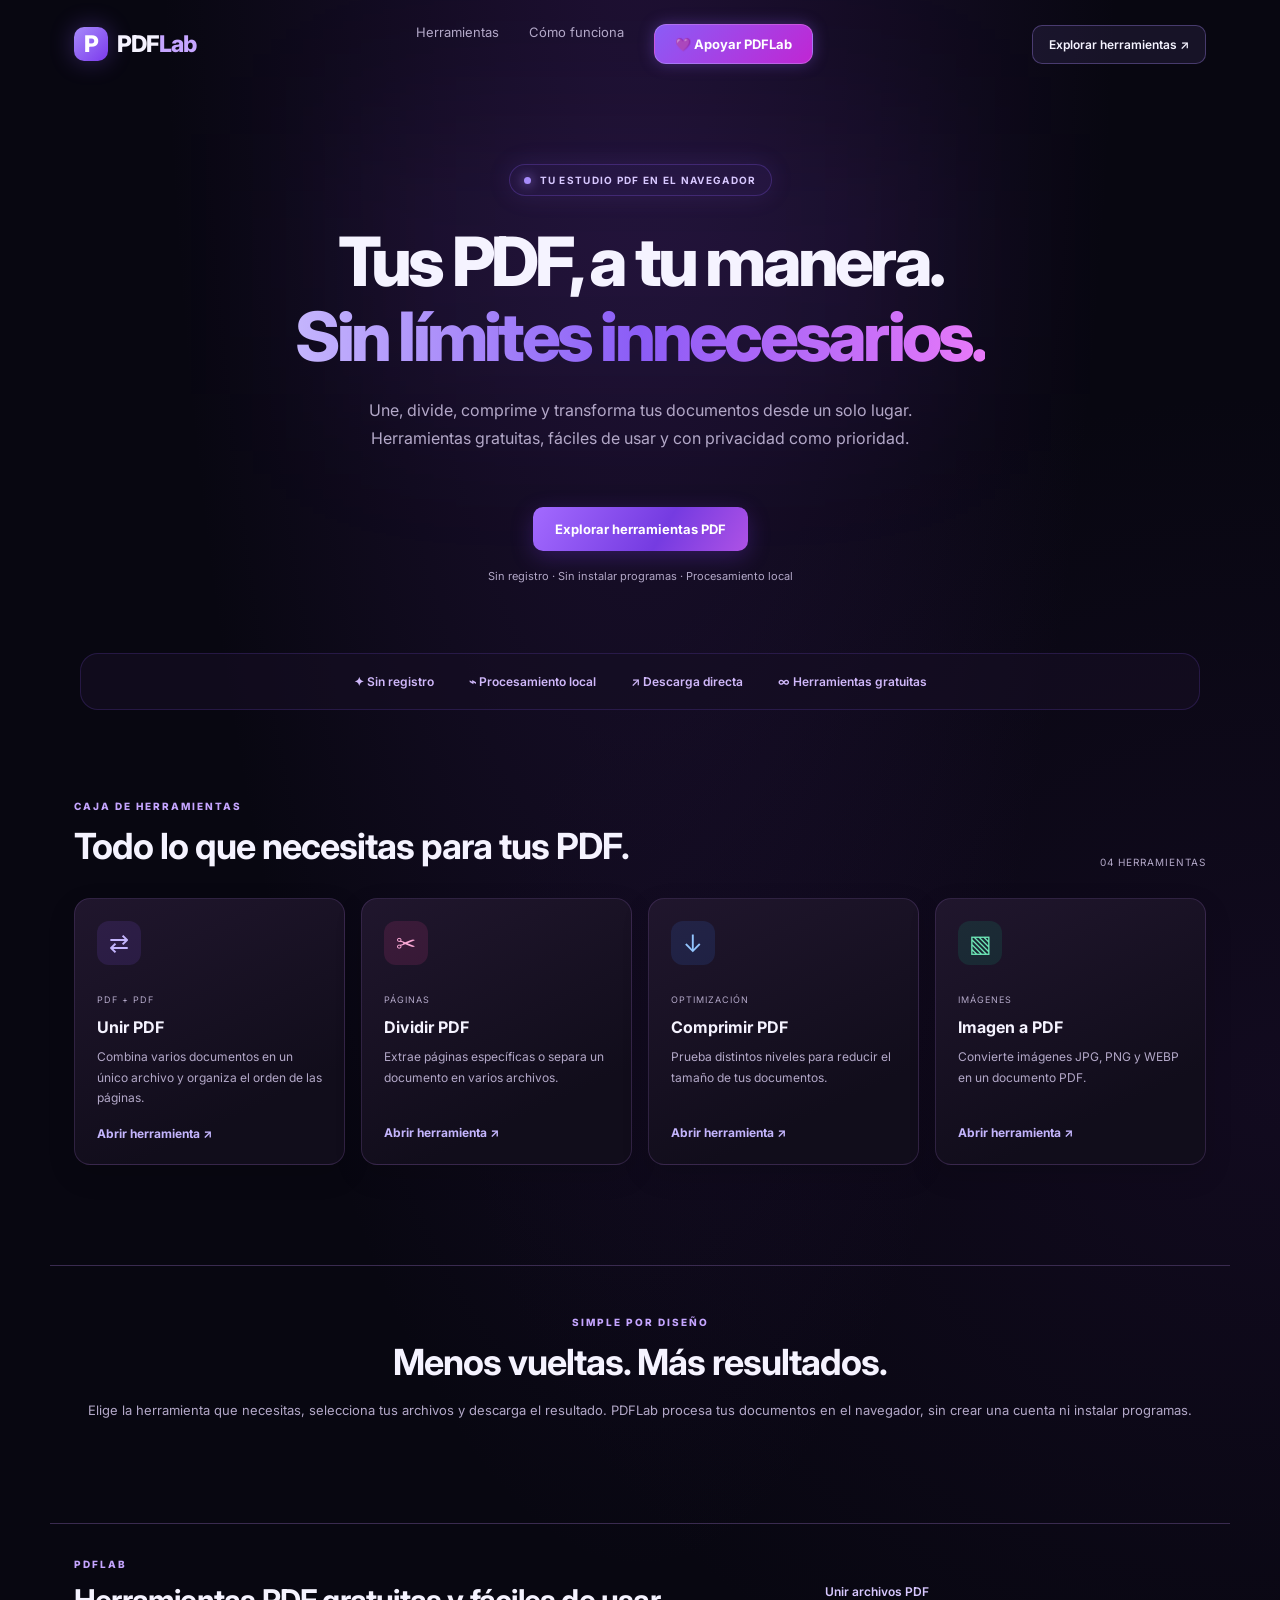
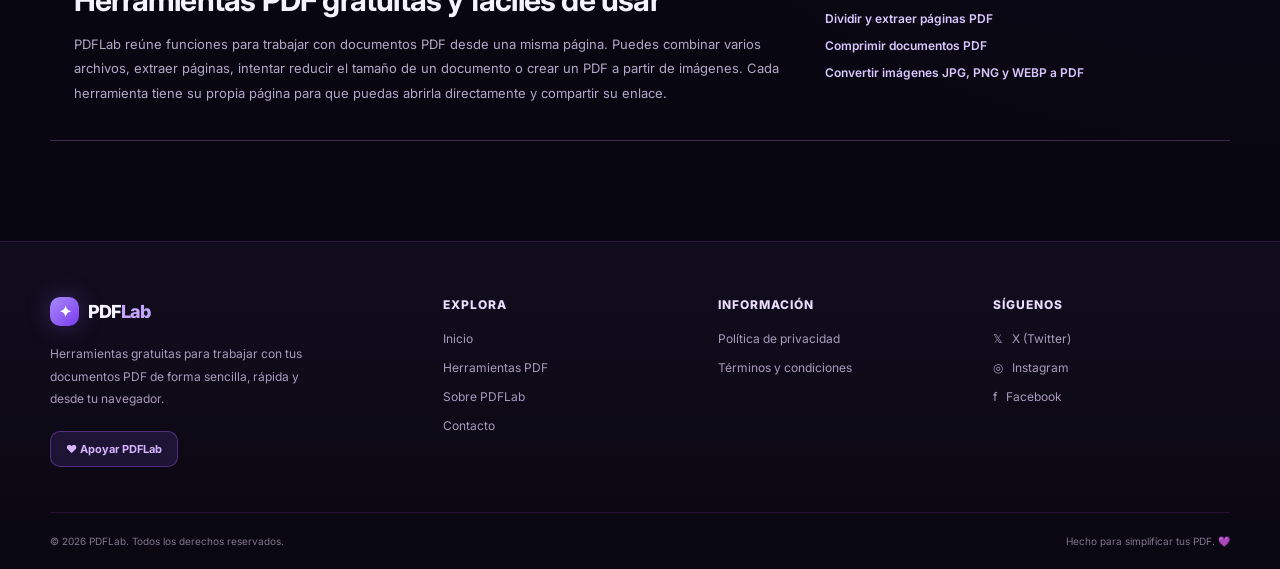
<file: index.html>
<!doctype html>
<html lang="es-MX">
  <head>
    <meta charset="UTF-8" />
    <meta name="viewport" content="width=device-width, initial-scale=1.0" />
    <meta
      name="description"
      content="PDFLab reúne herramientas gratuitas para unir, dividir y comprimir PDF, además de convertir imágenes a PDF. Sin registro y desde tu navegador."
    />
    <meta name="robots" content="index, follow, max-image-preview:large" />
    <link rel="canonical" href="https://pdflab-coe.pages.dev/" />
    <meta
      name="google-site-verification"
      content="m9KMBVzfrkL-9mu0mw3bhD77L9j0Efg2nmo-NNXbjDE"
    />
    <meta property="og:type" content="website" />
    <meta property="og:locale" content="es_MX" />
    <meta property="og:site_name" content="PDFLab" />
    <meta
      property="og:title"
      content="PDFLab | Herramientas PDF gratis: unir, dividir y comprimir"
    />
    <meta
      property="og:description"
      content="PDFLab reúne herramientas gratuitas para unir, dividir y comprimir PDF, además de convertir imágenes a PDF. Sin registro y desde tu navegador."
    />
    <meta property="og:url" content="https://pdflab-coe.pages.dev/" />
    <meta name="twitter:card" content="summary" />
    <title>PDFLab | Herramientas PDF gratis: unir, dividir y comprimir</title>
    <link rel="stylesheet" href="style.css" />
  </head>
  <body>
    <header class="navbar">
      <a href="index.html" class="logo" aria-label="PDFLab, página principal">
        <span class="logo-icon">P</span>
        PDF<span>Lab</span>
      </a>
      <nav aria-label="Navegación principal">
        <a href="#herramientas">Herramientas</a>
        <a href="#como-funciona">Cómo funciona</a>
        <a
          href="https://ko-fi.com/pdflabapp"
          target="_blank"
          rel="noopener noreferrer"
          class="donate-btn"
          >💜 Apoyar PDFLab</a
        >
      </nav>
      <a href="#herramientas" class="nav-button">Explorar herramientas ↗</a>
    </header>

    <main>
      <section class="hero" id="inicio">
        <div class="status">
          <span class="status-dot"></span> TU ESTUDIO PDF EN EL NAVEGADOR
        </div>
        <h1>
          Tus PDF, a tu manera.<br /><span>Sin límites innecesarios.</span>
        </h1>
        <p class="hero-description">
          Une, divide, comprime y transforma tus documentos desde un solo lugar.
          Herramientas gratuitas, fáciles de usar y con privacidad como
          prioridad.
        </p>
        <a href="#herramientas" class="primary-button hero-cta"
          >Explorar herramientas PDF</a
        >
        <p class="hero-note">
          Sin registro · Sin instalar programas · Procesamiento local
        </p>
      </section>

      <section class="trust-strip" aria-label="Ventajas de PDFLab">
        <span>✦ Sin registro</span>
        <span>⌁ Procesamiento local</span>
        <span>↗ Descarga directa</span>
        <span>∞ Herramientas gratuitas</span>
      </section>

      <section class="tools-section" id="herramientas">
        <div class="section-heading">
          <div>
            <p class="eyebrow">CAJA DE HERRAMIENTAS</p>
            <h2>Todo lo que necesitas para tus PDF.</h2>
          </div>
          <span class="tool-count">04 HERRAMIENTAS</span>
        </div>

        <div class="tools-grid">
          <a class="tool-card" href="unir-pdf.html">
            <div class="tool-icon purple">⇄</div>
            <span class="tool-tag">PDF + PDF</span>
            <h3>Unir PDF</h3>
            <p>
              Combina varios documentos en un único archivo y organiza el orden
              de las páginas.
            </p>
            <span class="tool-action">Abrir herramienta ↗</span>
          </a>

          <a class="tool-card" href="dividir-pdf.html">
            <div class="tool-icon pink">✂</div>
            <span class="tool-tag">PÁGINAS</span>
            <h3>Dividir PDF</h3>
            <p>
              Extrae páginas específicas o separa un documento en varios
              archivos.
            </p>
            <span class="tool-action">Abrir herramienta ↗</span>
          </a>

          <a class="tool-card" href="comprimir-pdf.html">
            <div class="tool-icon blue">↓</div>
            <span class="tool-tag">OPTIMIZACIÓN</span>
            <h3>Comprimir PDF</h3>
            <p>
              Prueba distintos niveles para reducir el tamaño de tus documentos.
            </p>
            <span class="tool-action">Abrir herramienta ↗</span>
          </a>

          <a class="tool-card" href="imagenes-a-pdf.html">
            <div class="tool-icon green">▧</div>
            <span class="tool-tag">IMÁGENES</span>
            <h3>Imagen a PDF</h3>
            <p>Convierte imágenes JPG, PNG y WEBP en un documento PDF.</p>
            <span class="tool-action">Abrir herramienta ↗</span>
          </a>
        </div>
      </section>

      <section class="how-section" id="como-funciona">
        <p class="eyebrow">SIMPLE POR DISEÑO</p>
        <h2>Menos vueltas. Más resultados.</h2>
        <p>
          Elige la herramienta que necesitas, selecciona tus archivos y descarga
          el resultado. PDFLab procesa tus documentos en el navegador, sin crear
          una cuenta ni instalar programas.
        </p>
      </section>

      <section class="home-seo-content">
        <div>
          <p class="eyebrow">PDFLAB</p>
          <h2>Herramientas PDF gratuitas y fáciles de usar</h2>
          <p>
            PDFLab reúne funciones para trabajar con documentos PDF desde una
            misma página. Puedes combinar varios archivos, extraer páginas,
            intentar reducir el tamaño de un documento o crear un PDF a partir
            de imágenes. Cada herramienta tiene su propia página para que puedas
            abrirla directamente y compartir su enlace.
          </p>
        </div>
        <div class="home-seo-links">
          <a href="unir-pdf.html">Unir archivos PDF</a>
          <a href="dividir-pdf.html">Dividir y extraer páginas PDF</a>
          <a href="comprimir-pdf.html">Comprimir documentos PDF</a>
          <a href="imagenes-a-pdf.html"
            >Convertir imágenes JPG, PNG y WEBP a PDF</a
          >
        </div>
      </section>
    </main>
    <div id="pdflab-footer"></div>
    <script src="footer.js" defer></script>
    <!-- Cloudflare Web Analytics -->
    <script
      type="module"
      src="https://static.cloudflareinsights.com/beacon.min.js"
      data-cf-beacon='{"token": "c49f92c46b57468f889c7ac3ae4de060"}'
    ></script>
    <!-- End Cloudflare Web Analytics -->
  </body>
</html>
</file>
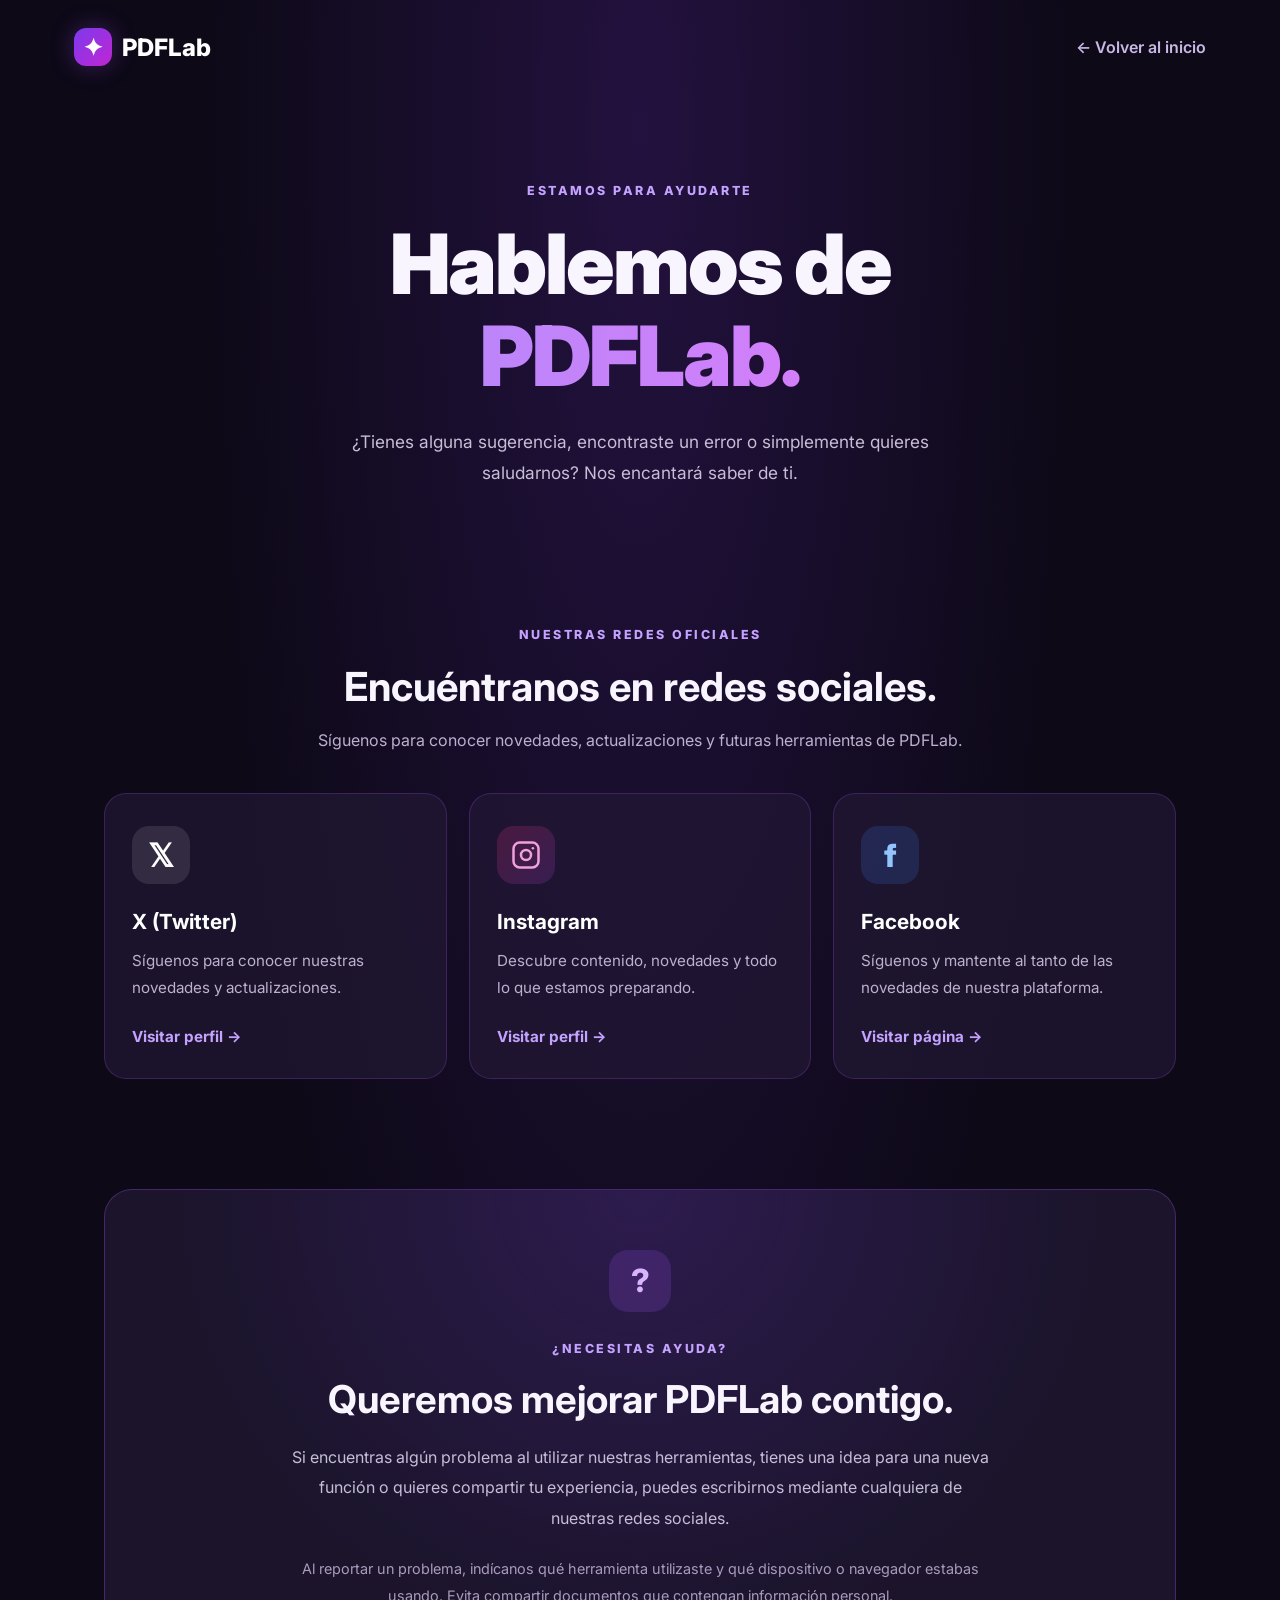
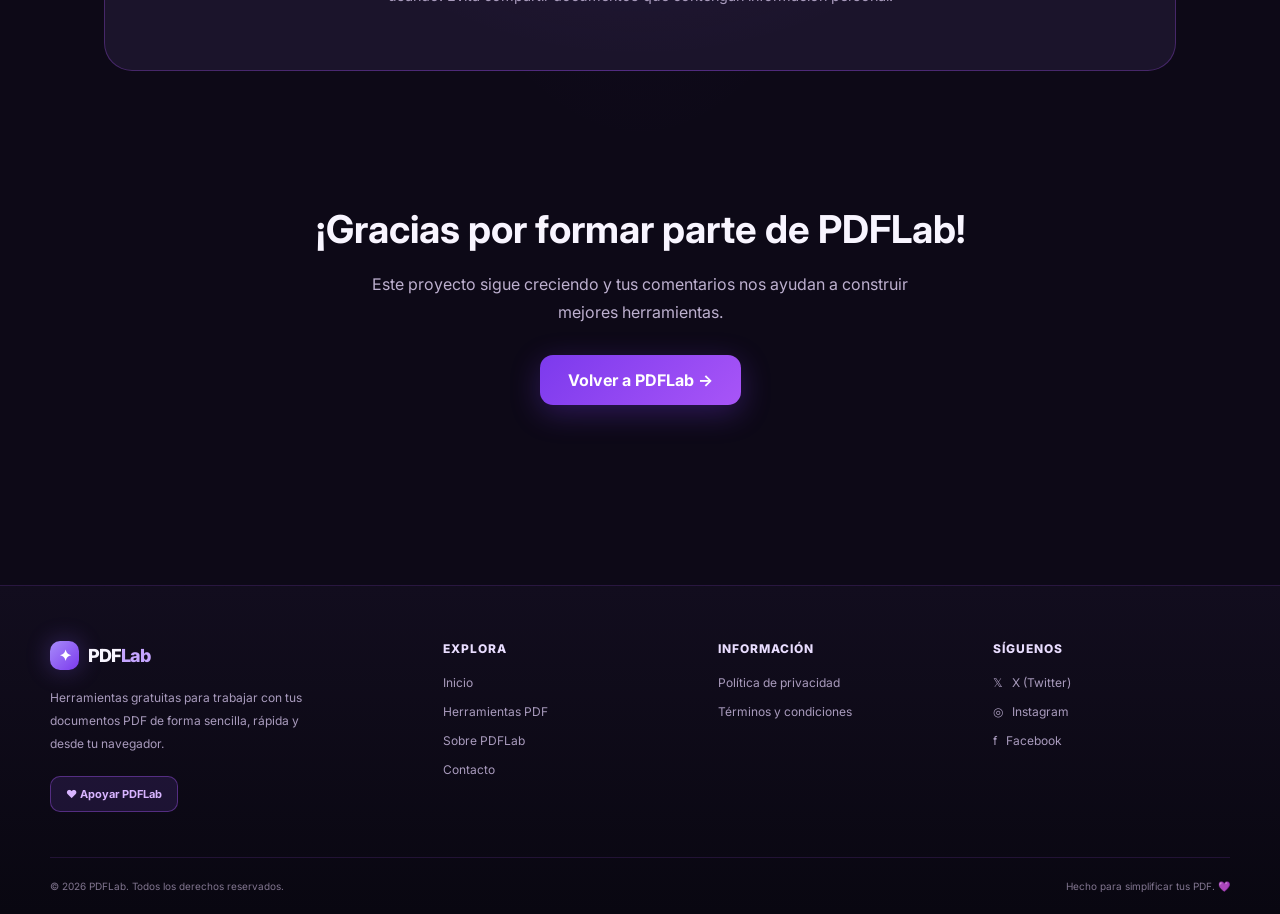
<file: contacto.html>
<!doctype html>
<html lang="es-MX">
  <head>
    <meta charset="UTF-8" />
    <meta name="viewport" content="width=device-width, initial-scale=1.0" />

    <title>Contacto | PDFLab</title>

    <meta
      name="description"
      content="Ponte en contacto con PDFLab a través de nuestras redes sociales. Envíanos sugerencias, reporta problemas y conoce nuestras novedades."
    />

    <meta name="robots" content="index, follow" />

    <link rel="stylesheet" href="style.css" />
  </head>

  <body class="contact-page">
    <!-- ENCABEZADO -->

    <header class="contact-header">
      <a href="index.html" class="contact-logo">
        <span class="contact-logo-icon">✦</span>
        PDFLab
      </a>

      <a href="index.html" class="contact-back"> ← Volver al inicio </a>
    </header>

    <main>
      <!-- PORTADA -->

      <section class="contact-hero">
        <span class="contact-eyebrow"> ESTAMOS PARA AYUDARTE </span>

        <h1>
          Hablemos de
          <span>PDFLab.</span>
        </h1>

        <p>
          ¿Tienes alguna sugerencia, encontraste un error o simplemente quieres
          saludarnos? Nos encantará saber de ti.
        </p>
      </section>

      <!-- REDES SOCIALES -->

      <section class="contact-section">
        <div class="contact-section-heading">
          <span class="contact-eyebrow"> NUESTRAS REDES OFICIALES </span>

          <h2>Encuéntranos en redes sociales.</h2>

          <p>
            Síguenos para conocer novedades, actualizaciones y futuras
            herramientas de PDFLab.
          </p>
        </div>

        <div class="contact-social-grid">
          <!-- X -->

          <a
            href="https://x.com/pdflab_app"
            class="contact-social-card contact-x"
            target="_blank"
            rel="noopener noreferrer"
            aria-label="Visitar PDFLab en X"
          >
            <div class="contact-social-icon">𝕏</div>

            <h3>X (Twitter)</h3>

            <p>Síguenos para conocer nuestras novedades y actualizaciones.</p>

            <span class="contact-social-link"> Visitar perfil → </span>
          </a>

          <!-- INSTAGRAM -->

          <a
            href="https://www.instagram.com/pdflab.app"
            class="contact-social-card contact-instagram"
            target="_blank"
            rel="noopener noreferrer"
            aria-label="Visitar PDFLab en Instagram"
          >
            <div class="contact-social-icon">
              <svg
                xmlns="http://www.w3.org/2000/svg"
                width="30"
                height="30"
                viewBox="0 0 24 24"
                fill="none"
                stroke="currentColor"
                stroke-width="2"
                stroke-linecap="round"
                stroke-linejoin="round"
                aria-hidden="true"
              >
                <rect x="2" y="2" width="20" height="20" rx="5" />
                <circle cx="12" cy="12" r="4" />
                <circle
                  cx="17.5"
                  cy="6.5"
                  r="1"
                  fill="currentColor"
                  stroke="none"
                />
              </svg>
            </div>

            <h3>Instagram</h3>

            <p>
              Descubre contenido, novedades y todo lo que estamos preparando.
            </p>

            <span class="contact-social-link"> Visitar perfil → </span>
          </a>

          <!-- FACEBOOK -->

          <a
            href="https://www.facebook.com/share/1EG7uRY4Ge/"
            class="contact-social-card contact-facebook"
            target="_blank"
            rel="noopener noreferrer"
            aria-label="Visitar PDFLab en Facebook"
          >
            <div class="contact-social-icon">f</div>

            <h3>Facebook</h3>

            <p>
              Síguenos y mantente al tanto de las novedades de nuestra
              plataforma.
            </p>

            <span class="contact-social-link"> Visitar página → </span>
          </a>
        </div>
      </section>

      <!-- SOPORTE -->

      <section class="contact-section">
        <div class="contact-support">
          <div class="contact-support-icon">?</div>

          <span class="contact-eyebrow"> ¿NECESITAS AYUDA? </span>

          <h2>Queremos mejorar PDFLab contigo.</h2>

          <p>
            Si encuentras algún problema al utilizar nuestras herramientas,
            tienes una idea para una nueva función o quieres compartir tu
            experiencia, puedes escribirnos mediante cualquiera de nuestras
            redes sociales.
          </p>

          <p class="contact-note">
            Al reportar un problema, indícanos qué herramienta utilizaste y qué
            dispositivo o navegador estabas usando. Evita compartir documentos
            que contengan información personal.
          </p>
        </div>
      </section>

      <!-- CIERRE -->

      <section class="contact-closing">
        <h2>¡Gracias por formar parte de PDFLab!</h2>

        <p>
          Este proyecto sigue creciendo y tus comentarios nos ayudan a construir
          mejores herramientas.
        </p>

        <a href="index.html" class="contact-button"> Volver a PDFLab → </a>
      </section>
    </main>

    <!-- FOOTER -->

    <div id="pdflab-footer"></div>
    <script src="footer.js" defer></script>
      <!-- Cloudflare Web Analytics -->
    <script
      type="module"
      src="https://static.cloudflareinsights.com/beacon.min.js"
      data-cf-beacon='{"token": "c49f92c46b57468f889c7ac3ae4de060"}'
    ></script>
    <!-- End Cloudflare Web Analytics -->
  </body>
</html>
</file>
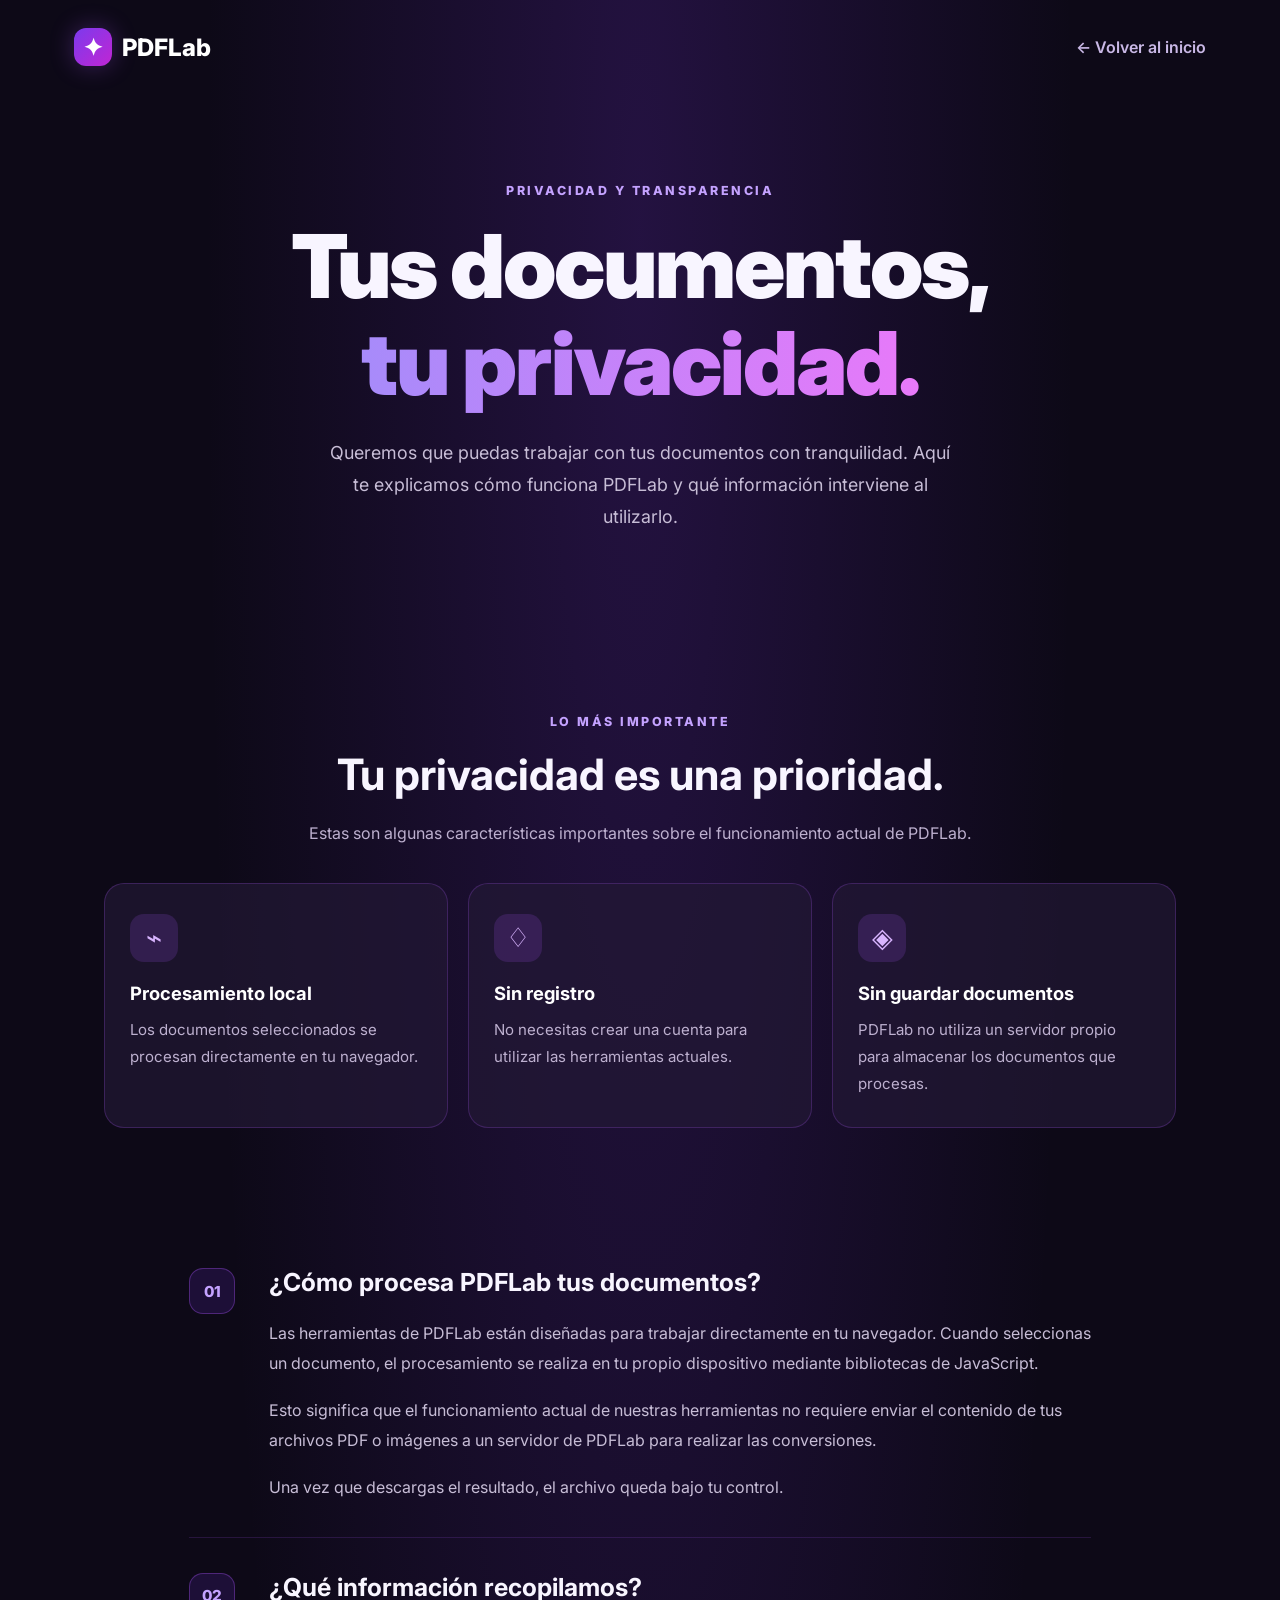
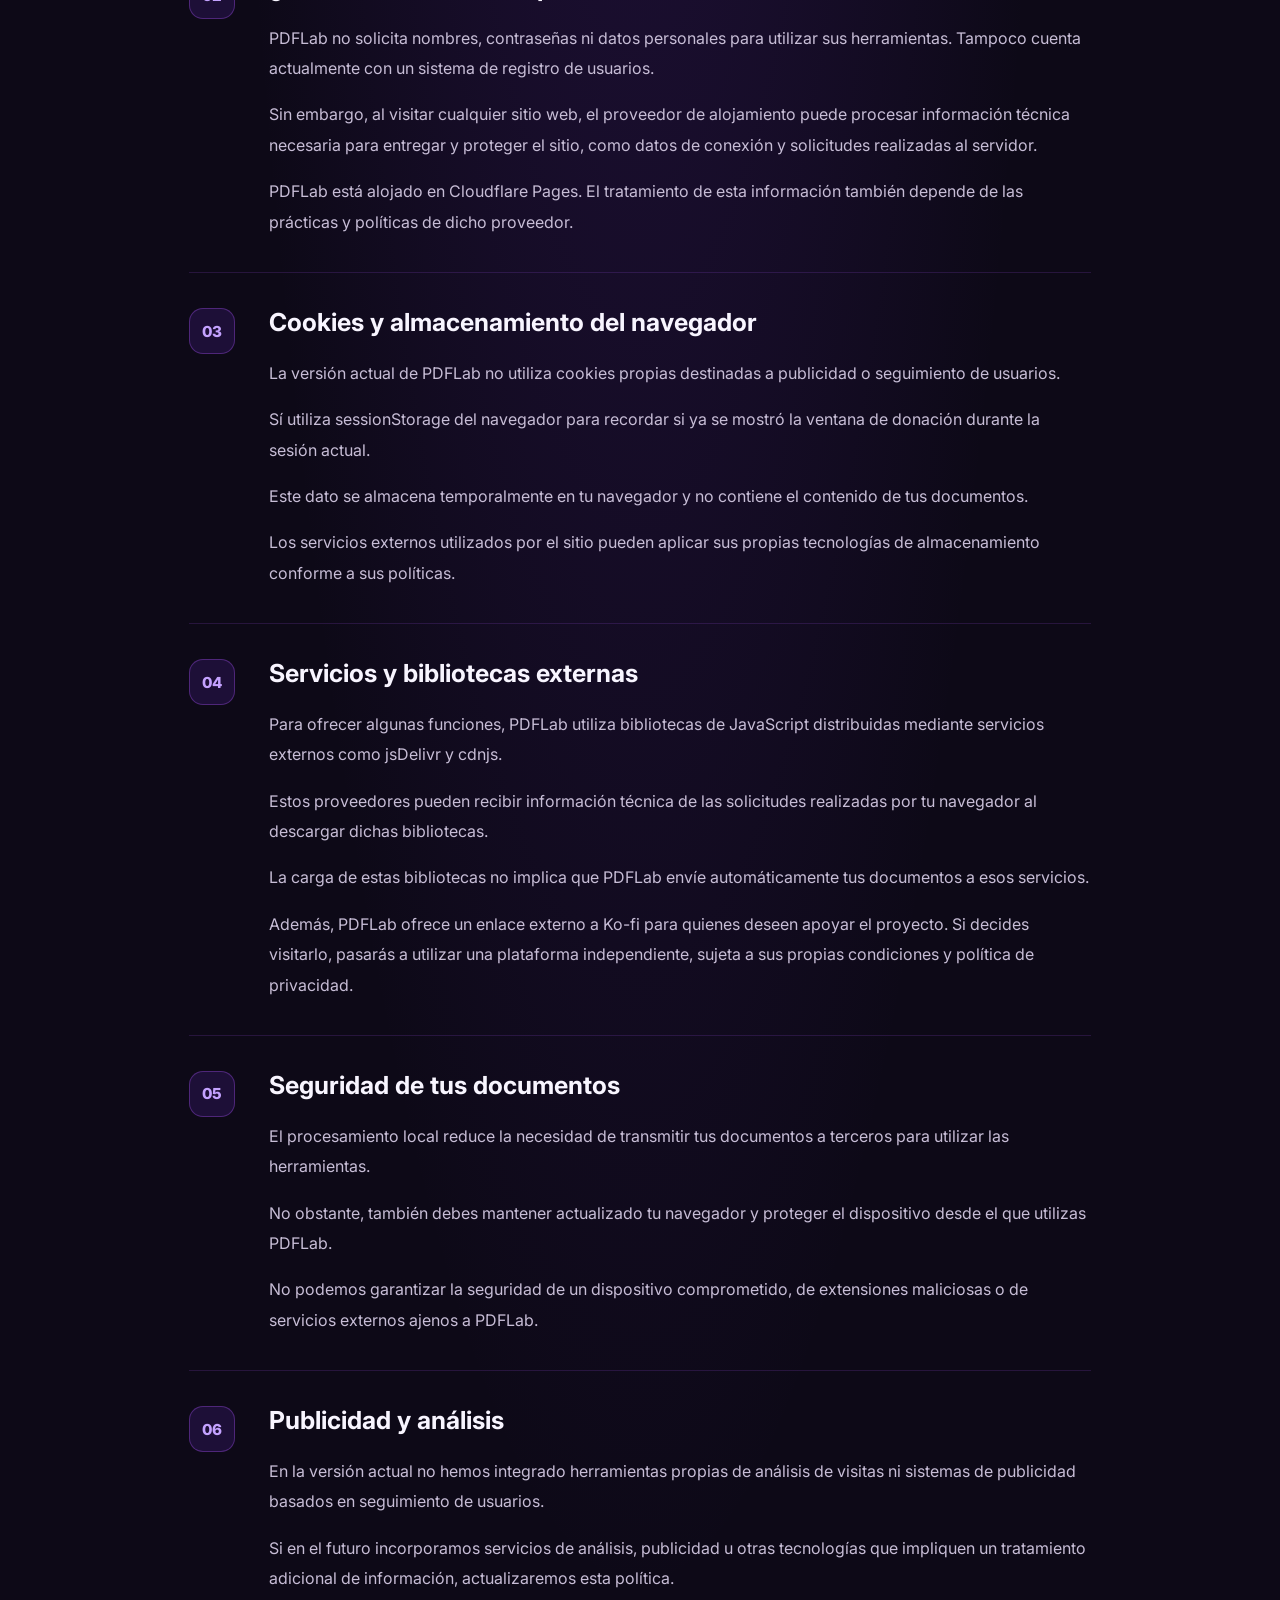
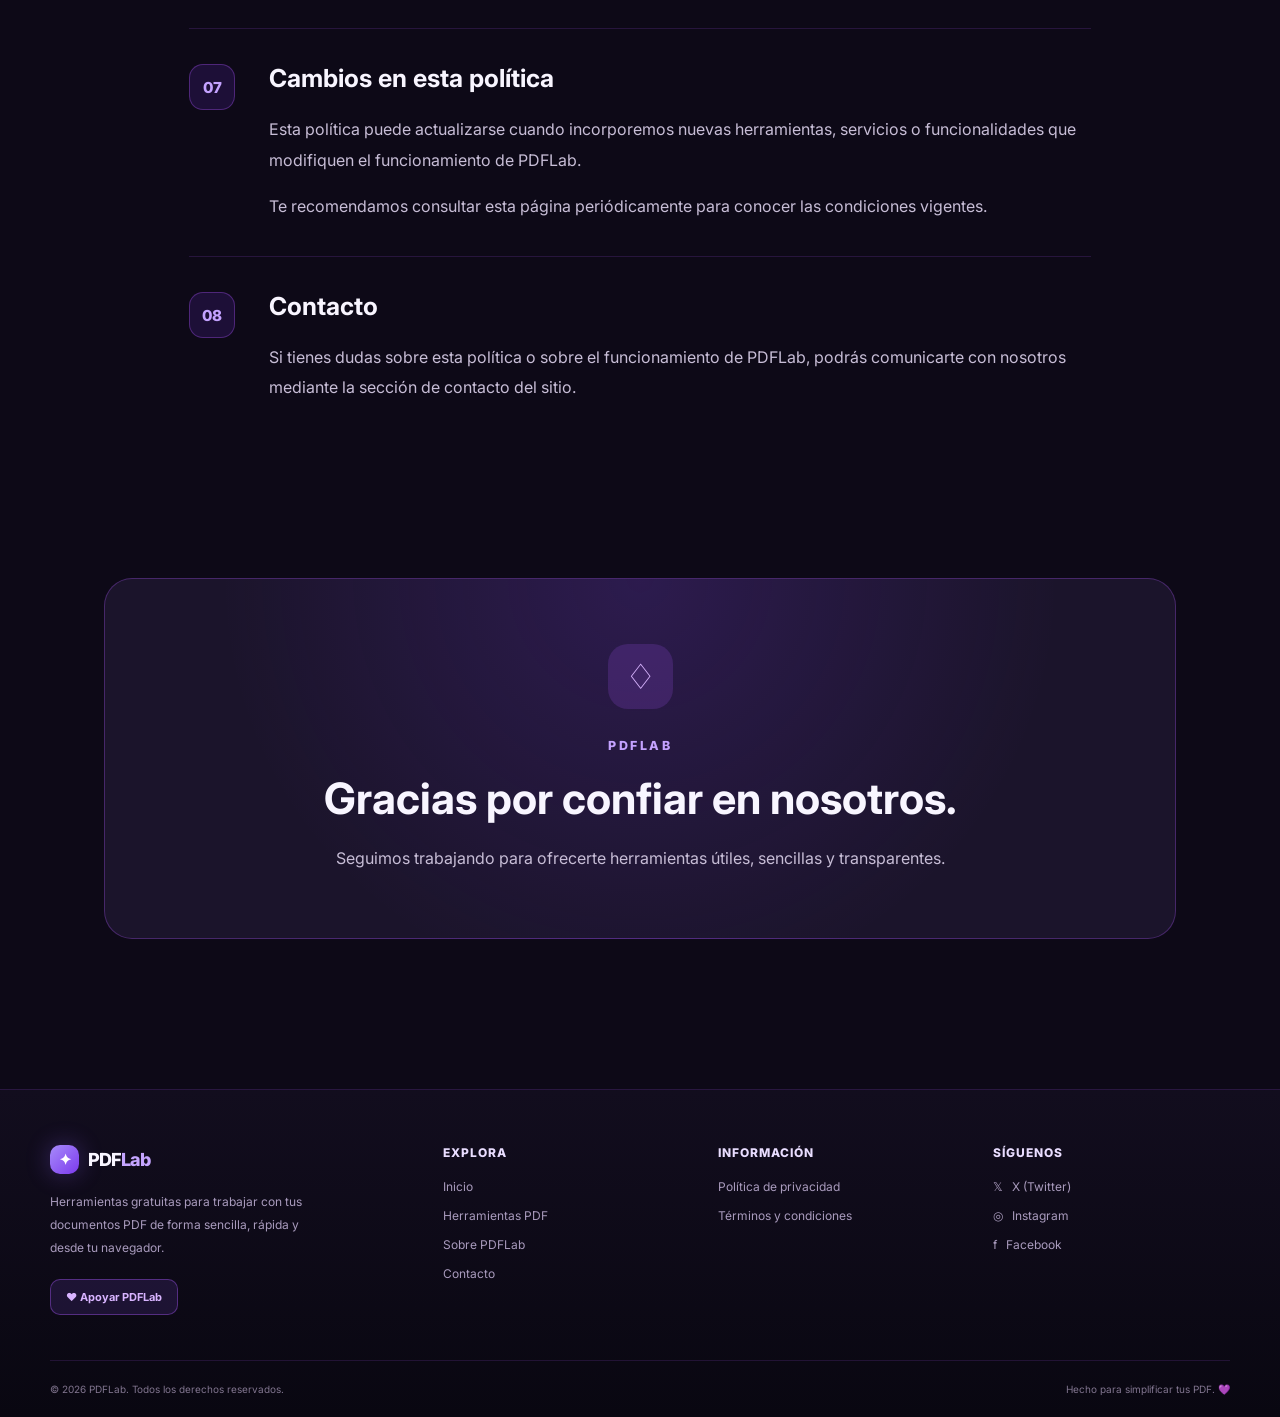
<file: privacidad.html>
<!doctype html>
<html lang="es-MX">
  <head>
    <meta charset="UTF-8" />
    <meta name="viewport" content="width=device-width, initial-scale=1.0" />

    <title>Política de privacidad | PDFLab</title>

    <meta
      name="description"
      content="Consulta cómo PDFLab procesa tus documentos, qué información técnica puede intervenir y cómo protegemos tu privacidad."
    />

    <meta name="robots" content="index, follow" />

    <link rel="canonical" href="https://pdflab-coe.pages.dev/privacidad.html" />
    <link rel="stylesheet" href="style.css" />
  </head>

  <body class="about-page">
    <header class="about-header">
      <a href="index.html" class="about-logo">
        <span class="about-logo-icon">✦</span>
        PDFLab
      </a>

      <a href="index.html" class="about-nav-link"> ← Volver al inicio </a>
    </header>

    <main>
      <!-- PORTADA -->

      <section class="about-hero privacy-hero">
        <span class="about-eyebrow"> PRIVACIDAD Y TRANSPARENCIA </span>

        <h1>
          Tus documentos,<br />
          <span>tu privacidad.</span>
        </h1>

        <p>
          Queremos que puedas trabajar con tus documentos con tranquilidad. Aquí
          te explicamos cómo funciona PDFLab y qué información interviene al
          utilizarlo.
        </p>
      </section>

      <!-- RESUMEN -->

      <section class="about-section">
        <div class="about-section-heading">
          <span class="about-eyebrow"> LO MÁS IMPORTANTE </span>

          <h2>Tu privacidad es una prioridad.</h2>

          <p>
            Estas son algunas características importantes sobre el
            funcionamiento actual de PDFLab.
          </p>
        </div>

        <div class="privacy-summary-grid">
          <article class="privacy-summary-card">
            <span class="privacy-summary-icon">⌁</span>

            <h3>Procesamiento local</h3>

            <p>
              Los documentos seleccionados se procesan directamente en tu
              navegador.
            </p>
          </article>

          <article class="privacy-summary-card">
            <span class="privacy-summary-icon">♢</span>

            <h3>Sin registro</h3>

            <p>
              No necesitas crear una cuenta para utilizar las herramientas
              actuales.
            </p>
          </article>

          <article class="privacy-summary-card">
            <span class="privacy-summary-icon">◈</span>

            <h3>Sin guardar documentos</h3>

            <p>
              PDFLab no utiliza un servidor propio para almacenar los documentos
              que procesas.
            </p>
          </article>
        </div>
      </section>

      <!-- CONTENIDO DE PRIVACIDAD -->

      <section class="about-section privacy-content">
        <article class="privacy-block">
          <span class="privacy-number">01</span>

          <div>
            <h2>¿Cómo procesa PDFLab tus documentos?</h2>

            <p>
              Las herramientas de PDFLab están diseñadas para trabajar
              directamente en tu navegador. Cuando seleccionas un documento, el
              procesamiento se realiza en tu propio dispositivo mediante
              bibliotecas de JavaScript.
            </p>

            <p>
              Esto significa que el funcionamiento actual de nuestras
              herramientas no requiere enviar el contenido de tus archivos PDF o
              imágenes a un servidor de PDFLab para realizar las conversiones.
            </p>

            <p>
              Una vez que descargas el resultado, el archivo queda bajo tu
              control.
            </p>
          </div>
        </article>

        <article class="privacy-block">
          <span class="privacy-number">02</span>

          <div>
            <h2>¿Qué información recopilamos?</h2>

            <p>
              PDFLab no solicita nombres, contraseñas ni datos personales para
              utilizar sus herramientas. Tampoco cuenta actualmente con un
              sistema de registro de usuarios.
            </p>

            <p>
              Sin embargo, al visitar cualquier sitio web, el proveedor de
              alojamiento puede procesar información técnica necesaria para
              entregar y proteger el sitio, como datos de conexión y solicitudes
              realizadas al servidor.
            </p>

            <p>
              PDFLab está alojado en Cloudflare Pages. El tratamiento de esta
              información también depende de las prácticas y políticas de dicho
              proveedor.
            </p>
          </div>
        </article>

        <article class="privacy-block">
          <span class="privacy-number">03</span>

          <div>
            <h2>Cookies y almacenamiento del navegador</h2>

            <p>
              La versión actual de PDFLab no utiliza cookies propias destinadas
              a publicidad o seguimiento de usuarios.
            </p>

            <p>
              Sí utiliza sessionStorage del navegador para recordar si ya se
              mostró la ventana de donación durante la sesión actual.
            </p>

            <p>
              Este dato se almacena temporalmente en tu navegador y no contiene
              el contenido de tus documentos.
            </p>

            <p>
              Los servicios externos utilizados por el sitio pueden aplicar sus
              propias tecnologías de almacenamiento conforme a sus políticas.
            </p>
          </div>
        </article>

        <article class="privacy-block">
          <span class="privacy-number">04</span>

          <div>
            <h2>Servicios y bibliotecas externas</h2>

            <p>
              Para ofrecer algunas funciones, PDFLab utiliza bibliotecas de
              JavaScript distribuidas mediante servicios externos como jsDelivr
              y cdnjs.
            </p>

            <p>
              Estos proveedores pueden recibir información técnica de las
              solicitudes realizadas por tu navegador al descargar dichas
              bibliotecas.
            </p>

            <p>
              La carga de estas bibliotecas no implica que PDFLab envíe
              automáticamente tus documentos a esos servicios.
            </p>

            <p>
              Además, PDFLab ofrece un enlace externo a Ko-fi para quienes
              deseen apoyar el proyecto. Si decides visitarlo, pasarás a
              utilizar una plataforma independiente, sujeta a sus propias
              condiciones y política de privacidad.
            </p>
          </div>
        </article>

        <article class="privacy-block">
          <span class="privacy-number">05</span>

          <div>
            <h2>Seguridad de tus documentos</h2>

            <p>
              El procesamiento local reduce la necesidad de transmitir tus
              documentos a terceros para utilizar las herramientas.
            </p>

            <p>
              No obstante, también debes mantener actualizado tu navegador y
              proteger el dispositivo desde el que utilizas PDFLab.
            </p>

            <p>
              No podemos garantizar la seguridad de un dispositivo comprometido,
              de extensiones maliciosas o de servicios externos ajenos a PDFLab.
            </p>
          </div>
        </article>

        <article class="privacy-block">
          <span class="privacy-number">06</span>

          <div>
            <h2>Publicidad y análisis</h2>

            <p>
              En la versión actual no hemos integrado herramientas propias de
              análisis de visitas ni sistemas de publicidad basados en
              seguimiento de usuarios.
            </p>

            <p>
              Si en el futuro incorporamos servicios de análisis, publicidad u
              otras tecnologías que impliquen un tratamiento adicional de
              información, actualizaremos esta política.
            </p>
          </div>
        </article>

        <article class="privacy-block">
          <span class="privacy-number">07</span>

          <div>
            <h2>Cambios en esta política</h2>

            <p>
              Esta política puede actualizarse cuando incorporemos nuevas
              herramientas, servicios o funcionalidades que modifiquen el
              funcionamiento de PDFLab.
            </p>

            <p>
              Te recomendamos consultar esta página periódicamente para conocer
              las condiciones vigentes.
            </p>
          </div>
        </article>

        <article class="privacy-block">
          <span class="privacy-number">08</span>

          <div>
            <h2>Contacto</h2>

            <p>
              Si tienes dudas sobre esta política o sobre el funcionamiento de
              PDFLab, podrás comunicarte con nosotros mediante la sección de
              contacto del sitio.
            </p>
          </div>
        </article>
      </section>

      <!-- CIERRE -->

      <section class="about-section">
        <div class="about-privacy">
          <div class="about-privacy-icon">♢</div>

          <span class="about-eyebrow"> PDFLAB </span>

          <h2>Gracias por confiar en nosotros.</h2>

          <p>
            Seguimos trabajando para ofrecerte herramientas útiles, sencillas y
            transparentes.
          </p>
        </div>
      </section>
    </main>

    <div id="pdflab-footer"></div>
    <script src="footer.js" defer></script>
      <!-- Cloudflare Web Analytics -->
    <script
      type="module"
      src="https://static.cloudflareinsights.com/beacon.min.js"
      data-cf-beacon='{"token": "c49f92c46b57468f889c7ac3ae4de060"}'
    ></script>
    <!-- End Cloudflare Web Analytics -->
  </body>
</html>
</file>
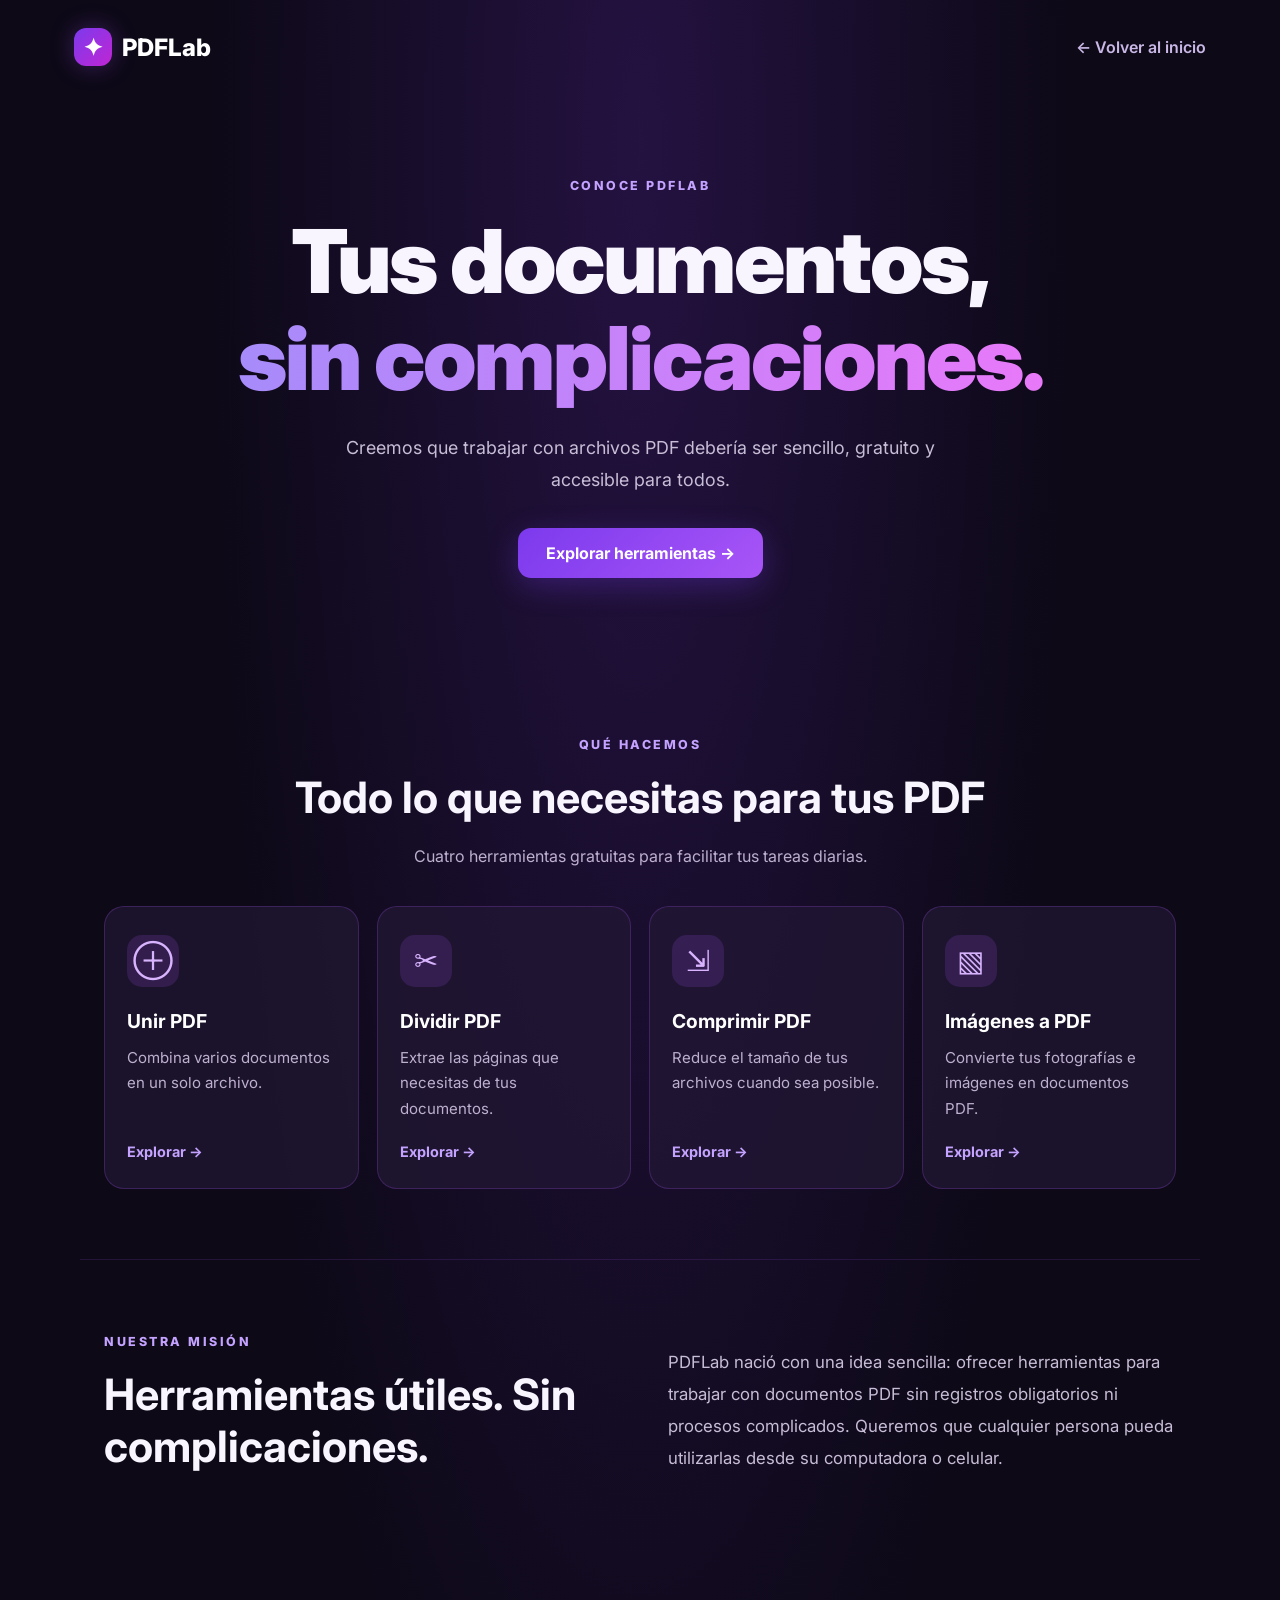
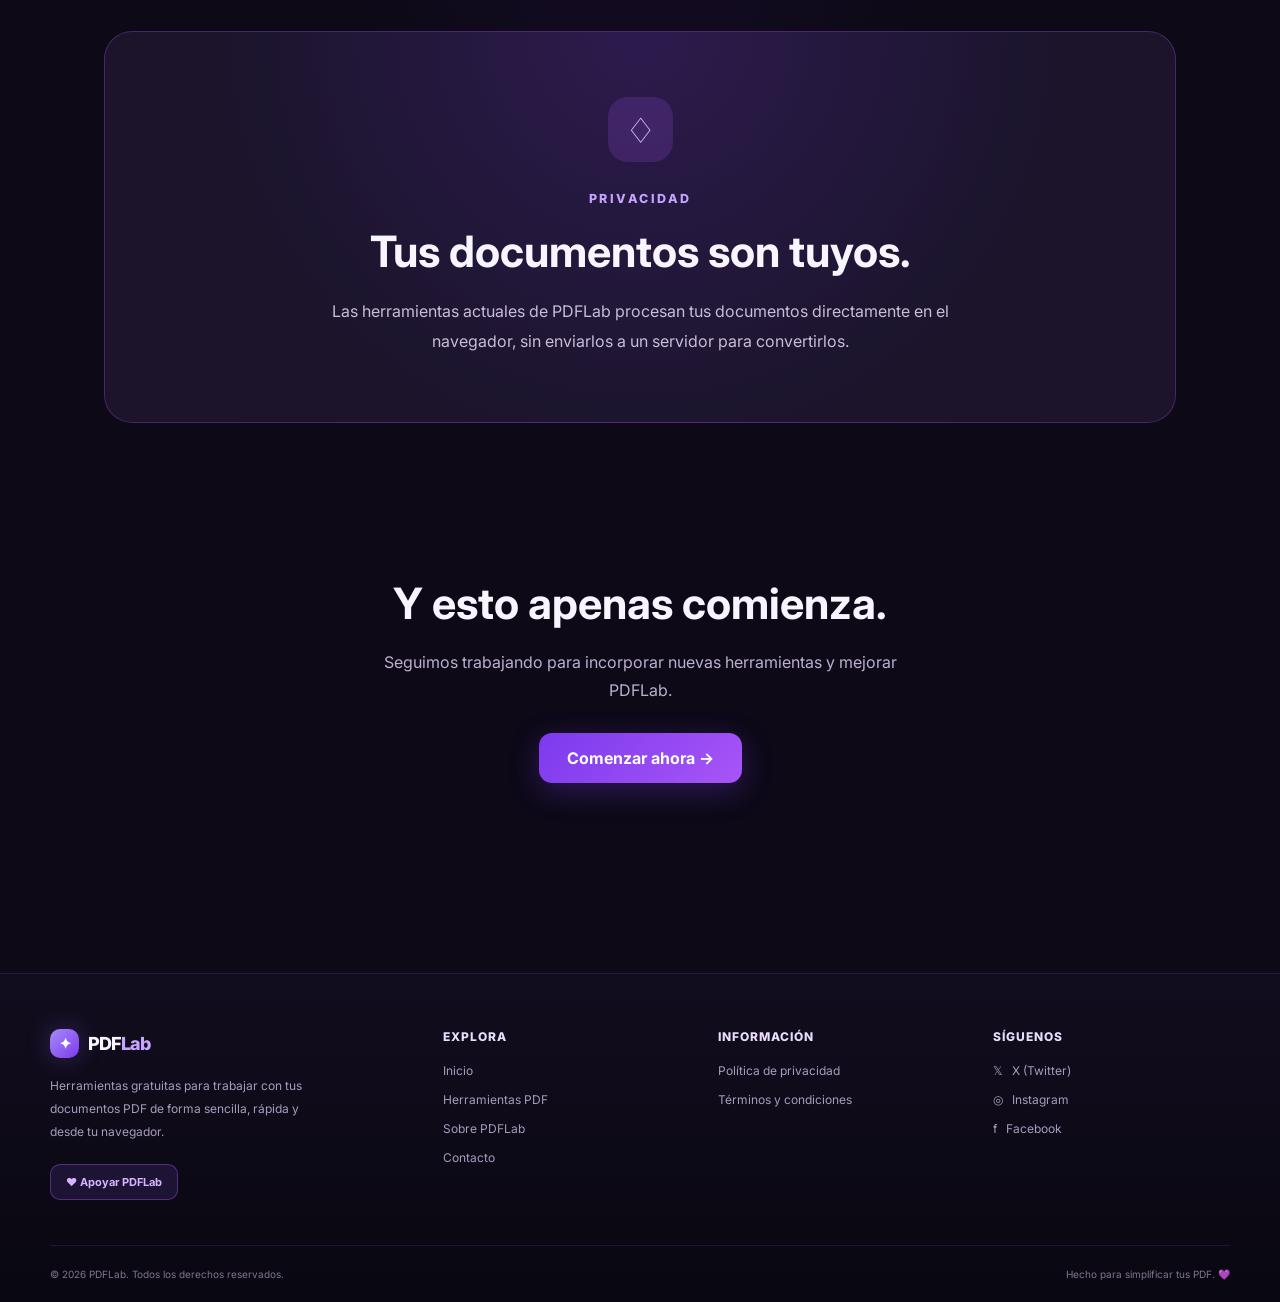
<file: sobre-pdflab.html>
<!doctype html>
<html lang="es">
  <head>
    <meta charset="UTF-8" />
    <meta name="viewport" content="width=device-width, initial-scale=1.0" />

    <title>Sobre PDFLab | Herramientas PDF Gratis</title>
    <meta
      name="description"
      content="Conoce PDFLab, nuestra misión y nuestras herramientas gratuitas para trabajar con documentos PDF desde tu navegador."
    />

    <link rel="stylesheet" href="style.css" />
  </head>
  <body class="about-page">
    <header class="about-header">
      <a href="index.html" class="about-logo">
        <span class="about-logo-icon">✦</span>
        PDFLab
      </a>

      <a href="index.html" class="about-nav-link"> ← Volver al inicio </a>
    </header>

    <main>
      <!-- PORTADA -->
      <section class="about-hero">
        <span class="about-eyebrow">CONOCE PDFLAB</span>

        <h1>
          Tus documentos,<br />
          <span>sin complicaciones.</span>
        </h1>

        <p>
          Creemos que trabajar con archivos PDF debería ser sencillo, gratuito y
          accesible para todos.
        </p>

        <a href="index.html" class="about-button"> Explorar herramientas → </a>
      </section>

      <!-- HERRAMIENTAS -->
      <section class="about-section">
        <div class="about-section-heading">
          <span class="about-eyebrow">QUÉ HACEMOS</span>
          <h2>Todo lo que necesitas para tus PDF</h2>
          <p>
            Cuatro herramientas gratuitas para facilitar tus tareas diarias.
          </p>
        </div>

        <div class="about-tools-grid">
          <a href="unir-pdf.html" class="about-tool-card">
            <span class="about-tool-icon">⊕</span>
            <h3>Unir PDF</h3>
            <p>Combina varios documentos en un solo archivo.</p>
            <span class="about-tool-arrow">Explorar →</span>
          </a>

          <a href="dividir-pdf.html" class="about-tool-card">
            <span class="about-tool-icon">✂</span>
            <h3>Dividir PDF</h3>
            <p>Extrae las páginas que necesitas de tus documentos.</p>
            <span class="about-tool-arrow">Explorar →</span>
          </a>

          <a href="comprimir-pdf.html" class="about-tool-card">
            <span class="about-tool-icon">⇲</span>
            <h3>Comprimir PDF</h3>
            <p>Reduce el tamaño de tus archivos cuando sea posible.</p>
            <span class="about-tool-arrow">Explorar →</span>
          </a>

          <a href="imagenes-a-pdf.html" class="about-tool-card">
            <span class="about-tool-icon">▧</span>
            <h3>Imágenes a PDF</h3>
            <p>Convierte tus fotografías e imágenes en documentos PDF.</p>
            <span class="about-tool-arrow">Explorar →</span>
          </a>
        </div>
      </section>

      <!-- MISIÓN -->
      <section class="about-section about-mission">
        <div>
          <span class="about-eyebrow">NUESTRA MISIÓN</span>
          <h2>Herramientas útiles. Sin complicaciones.</h2>
        </div>

        <p>
          PDFLab nació con una idea sencilla: ofrecer herramientas para trabajar
          con documentos PDF sin registros obligatorios ni procesos complicados.
          Queremos que cualquier persona pueda utilizarlas desde su computadora
          o celular.
        </p>
      </section>

      <!-- PRIVACIDAD -->
      <section class="about-section">
        <div class="about-privacy">
          <div class="about-privacy-icon">♢</div>

          <span class="about-eyebrow">PRIVACIDAD</span>

          <h2>Tus documentos son tuyos.</h2>

          <p>
            Las herramientas actuales de PDFLab procesan tus documentos
            directamente en el navegador, sin enviarlos a un servidor para
            convertirlos.
          </p>
        </div>
      </section>

      <!-- CIERRE -->
      <section class="about-closing">
        <h2>Y esto apenas comienza.</h2>
        <p>
          Seguimos trabajando para incorporar nuevas herramientas y mejorar
          PDFLab.
        </p>
        <a href="index.html" class="about-button"> Comenzar ahora → </a>
      </section>
    </main>

    <div id="pdflab-footer"></div>
    <script src="footer.js" defer></script>
      <!-- Cloudflare Web Analytics -->
    <script
      type="module"
      src="https://static.cloudflareinsights.com/beacon.min.js"
      data-cf-beacon='{"token": "c49f92c46b57468f889c7ac3ae4de060"}'
    ></script>
    <!-- End Cloudflare Web Analytics -->
  </body>
</html>
</file>
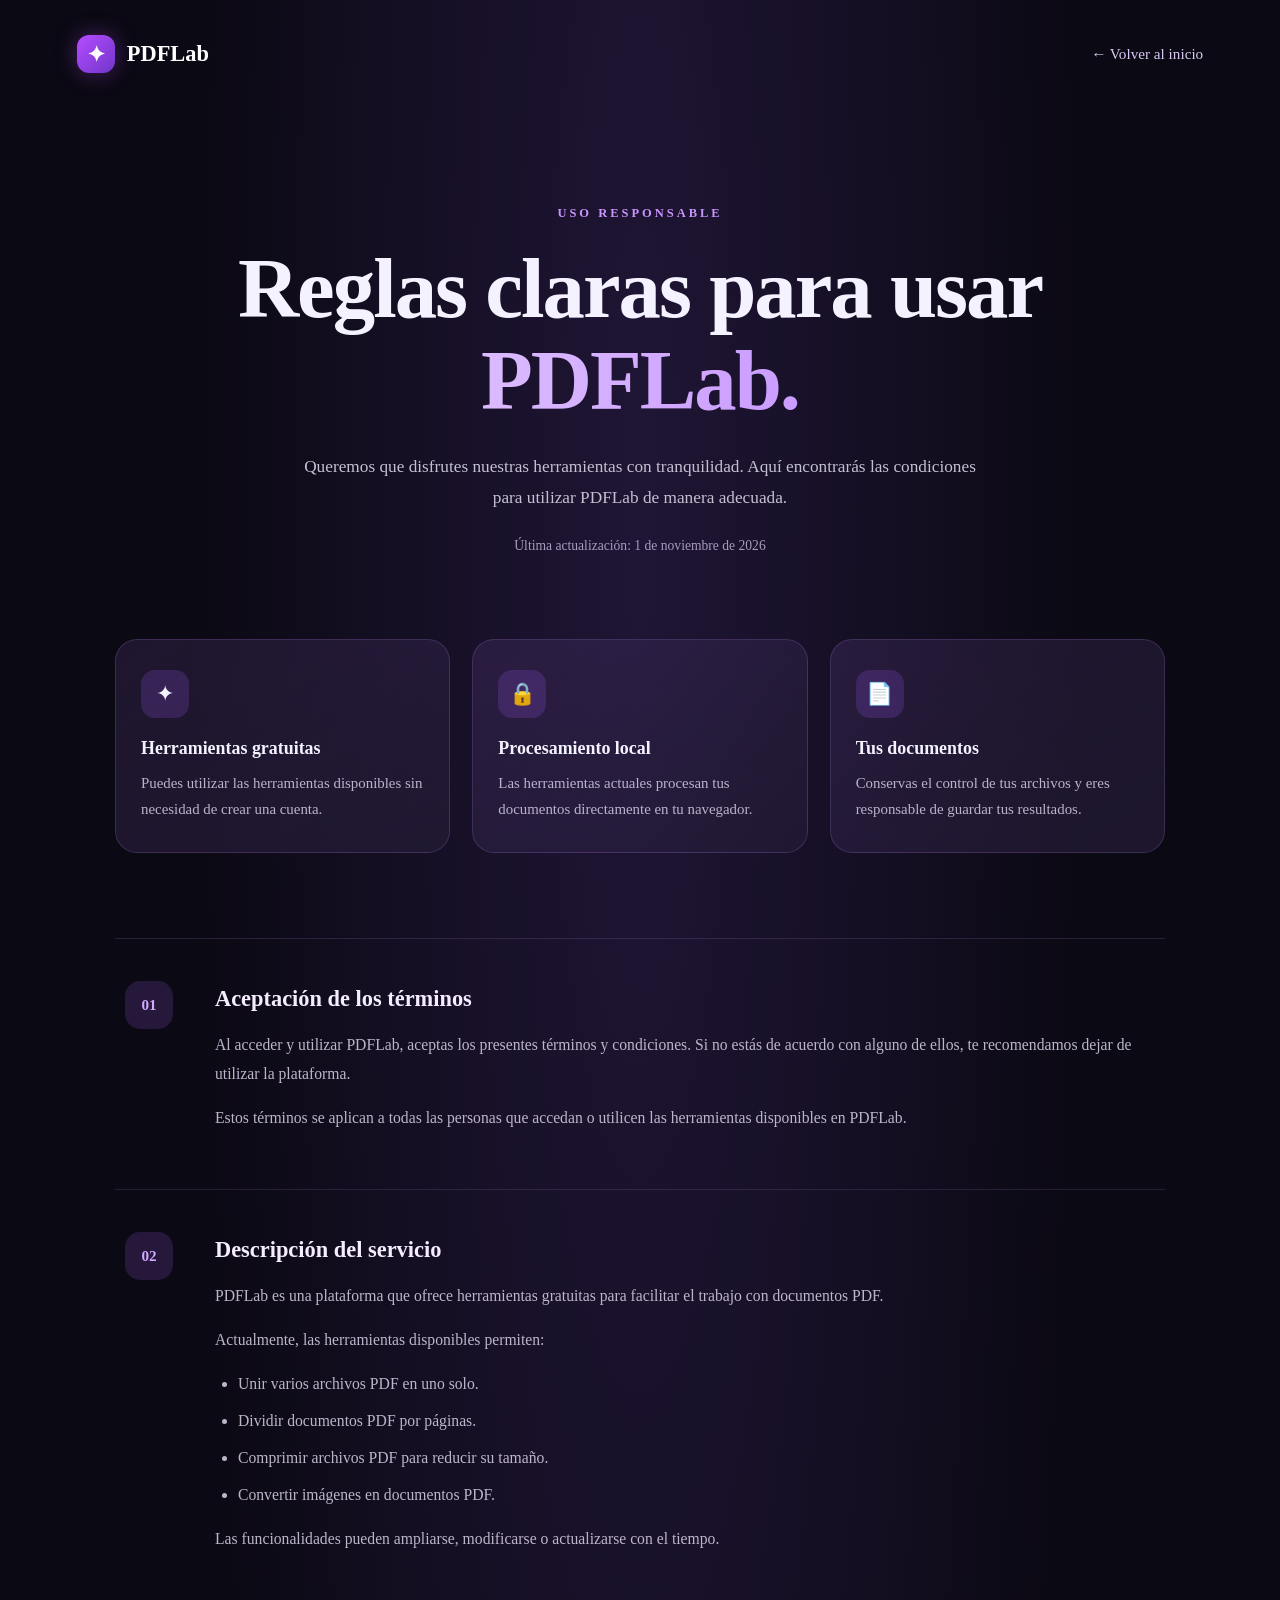
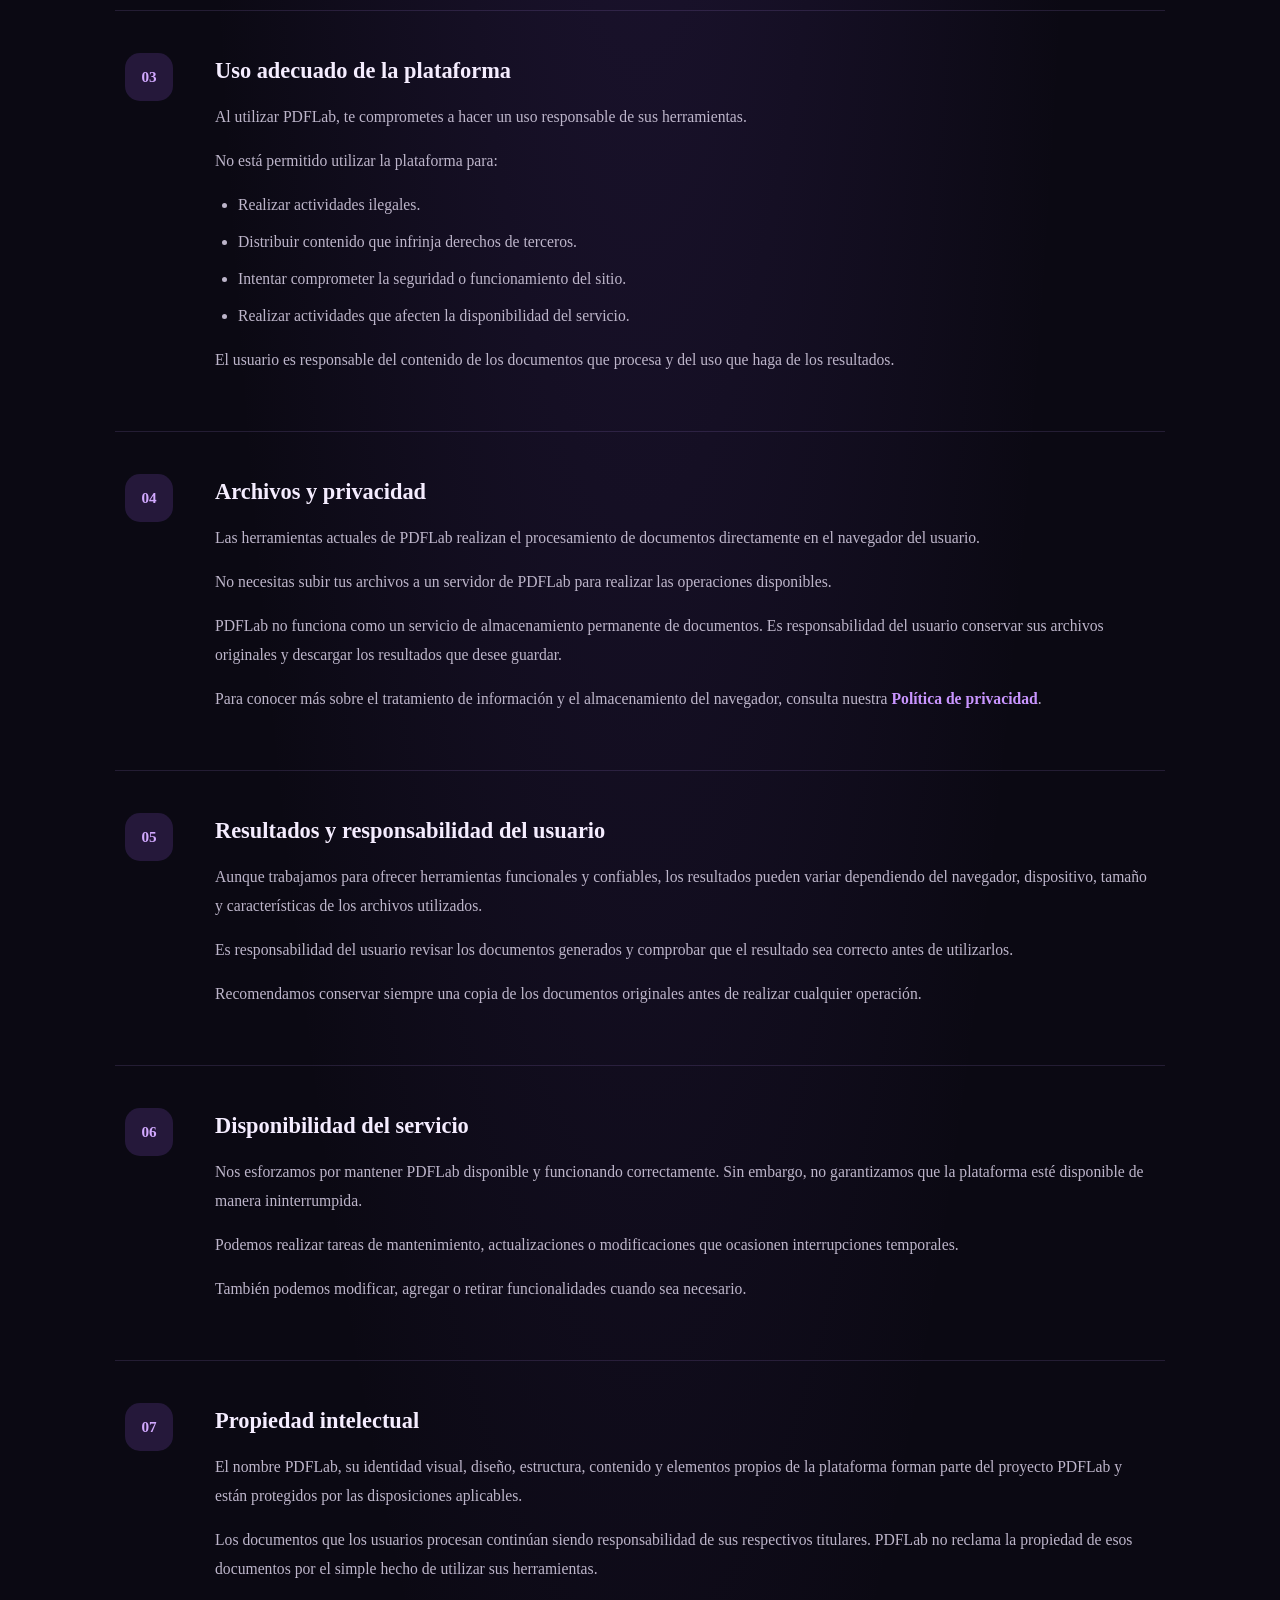
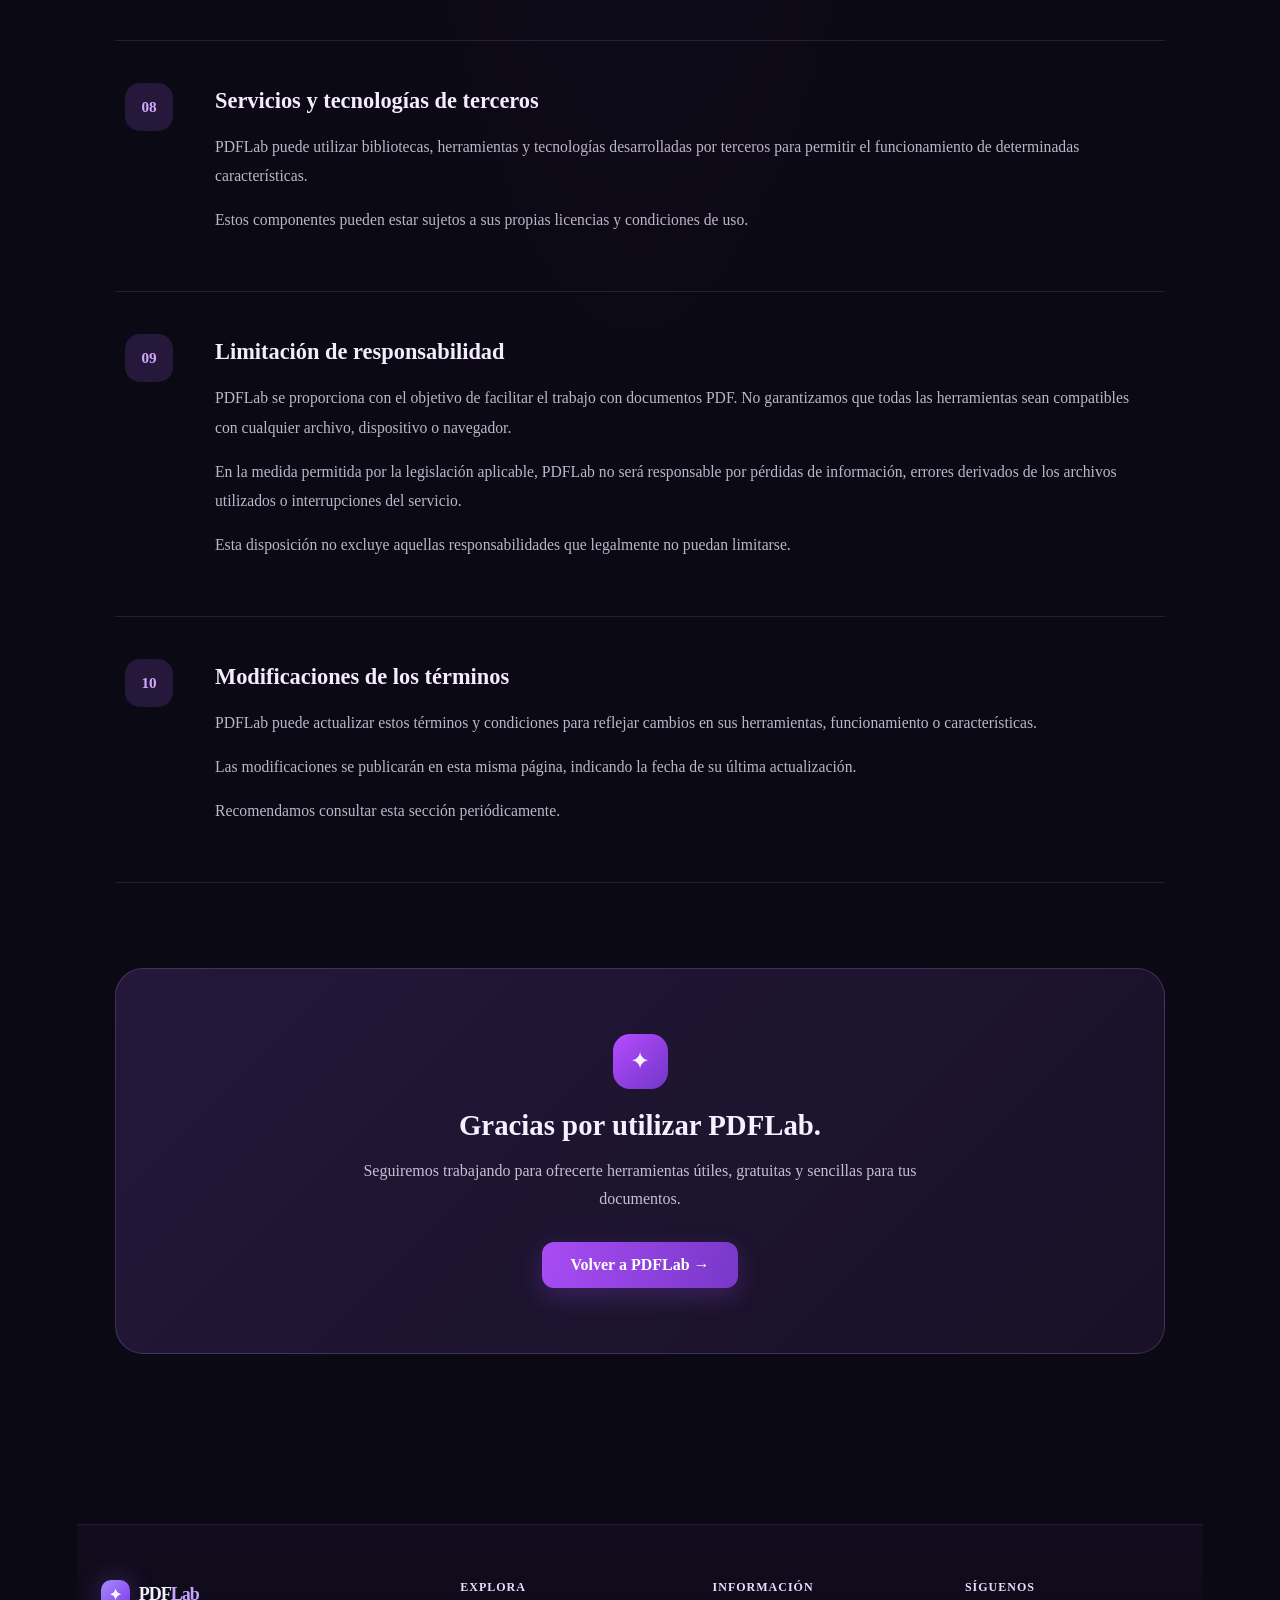
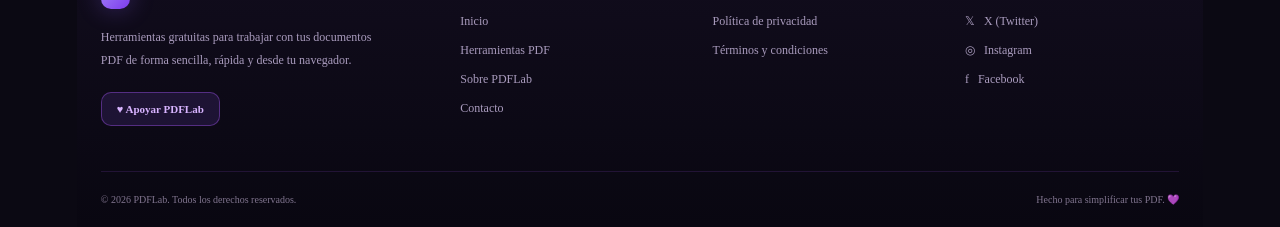
<file: terminos.html>
<!doctype html>
<html lang="es">
  <head>
    <meta charset="UTF-8" />
    <meta name="viewport" content="width=device-width, initial-scale=1.0" />

    <title>Términos y condiciones | PDFLab</title>

    <meta
      name="description"
      content="Consulta los términos y condiciones de uso de PDFLab, sus herramientas gratuitas para trabajar con documentos PDF."
    />

    <link rel="stylesheet" href="style.css" />
  </head>

  <body class="terms-page">
    <header class="terms-header">
      <a href="index.html" class="terms-brand">
        <span class="terms-logo">✦</span>
        <span>PDFLab</span>
      </a>

      <a href="index.html" class="terms-back"> ← Volver al inicio </a>
    </header>

    <main class="terms-main">
      <!-- PRESENTACIÓN -->
      <section class="terms-hero">
        <span class="terms-eyebrow"> USO RESPONSABLE </span>

        <h1>
          Reglas claras para usar
          <span>PDFLab.</span>
        </h1>

        <p>
          Queremos que disfrutes nuestras herramientas con tranquilidad. Aquí
          encontrarás las condiciones para utilizar PDFLab de manera adecuada.
        </p>

        <span class="terms-updated">
          Última actualización: 1 de noviembre de 2026
        </span>
      </section>

      <!-- PUNTOS IMPORTANTES -->
      <section class="terms-highlights">
        <div class="terms-card">
          <span class="terms-card-icon">✦</span>
          <h3>Herramientas gratuitas</h3>
          <p>
            Puedes utilizar las herramientas disponibles sin necesidad de crear
            una cuenta.
          </p>
        </div>

        <div class="terms-card">
          <span class="terms-card-icon">🔒</span>
          <h3>Procesamiento local</h3>
          <p>
            Las herramientas actuales procesan tus documentos directamente en tu
            navegador.
          </p>
        </div>

        <div class="terms-card">
          <span class="terms-card-icon">📄</span>
          <h3>Tus documentos</h3>
          <p>
            Conservas el control de tus archivos y eres responsable de guardar
            tus resultados.
          </p>
        </div>
      </section>

      <!-- CONTENIDO -->
      <section class="terms-content">
        <article class="terms-section">
          <span class="terms-number">01</span>

          <div>
            <h2>Aceptación de los términos</h2>

            <p>
              Al acceder y utilizar PDFLab, aceptas los presentes términos y
              condiciones. Si no estás de acuerdo con alguno de ellos, te
              recomendamos dejar de utilizar la plataforma.
            </p>

            <p>
              Estos términos se aplican a todas las personas que accedan o
              utilicen las herramientas disponibles en PDFLab.
            </p>
          </div>
        </article>

        <article class="terms-section">
          <span class="terms-number">02</span>

          <div>
            <h2>Descripción del servicio</h2>

            <p>
              PDFLab es una plataforma que ofrece herramientas gratuitas para
              facilitar el trabajo con documentos PDF.
            </p>

            <p>Actualmente, las herramientas disponibles permiten:</p>

            <ul>
              <li>Unir varios archivos PDF en uno solo.</li>
              <li>Dividir documentos PDF por páginas.</li>
              <li>Comprimir archivos PDF para reducir su tamaño.</li>
              <li>Convertir imágenes en documentos PDF.</li>
            </ul>

            <p>
              Las funcionalidades pueden ampliarse, modificarse o actualizarse
              con el tiempo.
            </p>
          </div>
        </article>

        <article class="terms-section">
          <span class="terms-number">03</span>

          <div>
            <h2>Uso adecuado de la plataforma</h2>

            <p>
              Al utilizar PDFLab, te comprometes a hacer un uso responsable de
              sus herramientas.
            </p>

            <p>No está permitido utilizar la plataforma para:</p>

            <ul>
              <li>Realizar actividades ilegales.</li>
              <li>Distribuir contenido que infrinja derechos de terceros.</li>
              <li>
                Intentar comprometer la seguridad o funcionamiento del sitio.
              </li>
              <li>
                Realizar actividades que afecten la disponibilidad del servicio.
              </li>
            </ul>

            <p>
              El usuario es responsable del contenido de los documentos que
              procesa y del uso que haga de los resultados.
            </p>
          </div>
        </article>

        <article class="terms-section">
          <span class="terms-number">04</span>

          <div>
            <h2>Archivos y privacidad</h2>

            <p>
              Las herramientas actuales de PDFLab realizan el procesamiento de
              documentos directamente en el navegador del usuario.
            </p>

            <p>
              No necesitas subir tus archivos a un servidor de PDFLab para
              realizar las operaciones disponibles.
            </p>

            <p>
              PDFLab no funciona como un servicio de almacenamiento permanente
              de documentos. Es responsabilidad del usuario conservar sus
              archivos originales y descargar los resultados que desee guardar.
            </p>

            <p>
              Para conocer más sobre el tratamiento de información y el
              almacenamiento del navegador, consulta nuestra
              <a href="privacidad.html">Política de privacidad</a>.
            </p>
          </div>
        </article>

        <article class="terms-section">
          <span class="terms-number">05</span>

          <div>
            <h2>Resultados y responsabilidad del usuario</h2>

            <p>
              Aunque trabajamos para ofrecer herramientas funcionales y
              confiables, los resultados pueden variar dependiendo del
              navegador, dispositivo, tamaño y características de los archivos
              utilizados.
            </p>

            <p>
              Es responsabilidad del usuario revisar los documentos generados y
              comprobar que el resultado sea correcto antes de utilizarlos.
            </p>

            <p>
              Recomendamos conservar siempre una copia de los documentos
              originales antes de realizar cualquier operación.
            </p>
          </div>
        </article>

        <article class="terms-section">
          <span class="terms-number">06</span>

          <div>
            <h2>Disponibilidad del servicio</h2>

            <p>
              Nos esforzamos por mantener PDFLab disponible y funcionando
              correctamente. Sin embargo, no garantizamos que la plataforma esté
              disponible de manera ininterrumpida.
            </p>

            <p>
              Podemos realizar tareas de mantenimiento, actualizaciones o
              modificaciones que ocasionen interrupciones temporales.
            </p>

            <p>
              También podemos modificar, agregar o retirar funcionalidades
              cuando sea necesario.
            </p>
          </div>
        </article>

        <article class="terms-section">
          <span class="terms-number">07</span>

          <div>
            <h2>Propiedad intelectual</h2>

            <p>
              El nombre PDFLab, su identidad visual, diseño, estructura,
              contenido y elementos propios de la plataforma forman parte del
              proyecto PDFLab y están protegidos por las disposiciones
              aplicables.
            </p>

            <p>
              Los documentos que los usuarios procesan continúan siendo
              responsabilidad de sus respectivos titulares. PDFLab no reclama la
              propiedad de esos documentos por el simple hecho de utilizar sus
              herramientas.
            </p>
          </div>
        </article>

        <article class="terms-section">
          <span class="terms-number">08</span>

          <div>
            <h2>Servicios y tecnologías de terceros</h2>

            <p>
              PDFLab puede utilizar bibliotecas, herramientas y tecnologías
              desarrolladas por terceros para permitir el funcionamiento de
              determinadas características.
            </p>

            <p>
              Estos componentes pueden estar sujetos a sus propias licencias y
              condiciones de uso.
            </p>
          </div>
        </article>

        <article class="terms-section">
          <span class="terms-number">09</span>

          <div>
            <h2>Limitación de responsabilidad</h2>

            <p>
              PDFLab se proporciona con el objetivo de facilitar el trabajo con
              documentos PDF. No garantizamos que todas las herramientas sean
              compatibles con cualquier archivo, dispositivo o navegador.
            </p>

            <p>
              En la medida permitida por la legislación aplicable, PDFLab no
              será responsable por pérdidas de información, errores derivados de
              los archivos utilizados o interrupciones del servicio.
            </p>

            <p>
              Esta disposición no excluye aquellas responsabilidades que
              legalmente no puedan limitarse.
            </p>
          </div>
        </article>

        <article class="terms-section">
          <span class="terms-number">10</span>

          <div>
            <h2>Modificaciones de los términos</h2>

            <p>
              PDFLab puede actualizar estos términos y condiciones para reflejar
              cambios en sus herramientas, funcionamiento o características.
            </p>

            <p>
              Las modificaciones se publicarán en esta misma página, indicando
              la fecha de su última actualización.
            </p>

            <p>Recomendamos consultar esta sección periódicamente.</p>
          </div>
        </article>
      </section>

      <!-- CIERRE -->
      <section class="terms-footer">
        <span class="terms-footer-icon">✦</span>

        <h2>Gracias por utilizar PDFLab.</h2>

        <p>
          Seguiremos trabajando para ofrecerte herramientas útiles, gratuitas y
          sencillas para tus documentos.
        </p>

        <a href="index.html"> Volver a PDFLab → </a>
      </section>
    </main>

    <!-- FOOTER COMPARTIDO -->
    <div id="pdflab-footer"></div>
    <script src="footer.js" defer></script>
      <!-- Cloudflare Web Analytics -->
    <script
      type="module"
      src="https://static.cloudflareinsights.com/beacon.min.js"
      data-cf-beacon='{"token": "c49f92c46b57468f889c7ac3ae4de060"}'
    ></script>
    <!-- End Cloudflare Web Analytics -->
  </body>
</html>
</file>
<file: style.css>
@import url("https://fonts.googleapis.com/css2?family=Inter:wght@400;500;600;700;800&display=swap");

:root {
  --bg: #09090f;
  --surface: #12121d;
  --surface-hover: #19192a;
  --border: #29283c;
  --purple: #a78bfa;
  --violet: #8b5cf6;
  --text: #f5f3ff;
  --muted: #a09db5;
}

* {
  box-sizing: border-box;
  margin: 0;
  padding: 0;
}

html {
  scroll-behavior: smooth;
}

body {
  font-family: "Inter", sans-serif;
  background:
    radial-gradient(ellipse at 50% 0%, #29124a 0%, transparent 43%), var(--bg);
  color: var(--text);
  min-height: 100vh;
}

a {
  color: inherit;
  text-decoration: none;
}

.navbar {
  max-width: 1180px;
  margin: auto;
  padding: 24px;
  display: flex;
  align-items: center;
  justify-content: space-between;
  gap: 24px;
}

.logo {
  display: flex;
  align-items: center;
  gap: 9px;
  font-size: 23px;
  font-weight: 800;
  letter-spacing: -1px;
}

.logo > span:last-child {
  color: var(--purple);
  margin-left: -9px;
}

.logo-icon {
  width: 34px;
  height: 34px;
  display: grid;
  place-items: center;
  border-radius: 10px;
  background: linear-gradient(135deg, #a78bfa, #7c3aed);
  color: white;
  box-shadow: 0 0 24px #8b5cf655;
}

.navbar nav {
  display: flex;
  gap: 30px;
  color: var(--muted);
  font-size: 13px;
}

.navbar nav a:hover {
  color: white;
}

.nav-button {
  padding: 11px 16px;
  border: 1px solid var(--border);
  border-radius: 10px;
  font-size: 12px;
  font-weight: 600;
  transition: border-color 0.2s;
}

.nav-button:hover {
  border-color: var(--purple);
}

.hero {
  text-align: center;
  max-width: 850px;
  margin: 76px auto 100px;
  padding: 0 24px;
}

.status {
  display: inline-flex;
  align-items: center;
  gap: 9px;
  padding: 9px 14px;
  border: 1px solid #8b5cf644;
  background: #8b5cf611;
  border-radius: 30px;
  font-size: 10px;
  font-weight: 700;
  letter-spacing: 1.3px;
  color: #d8c8ff;
}

.status-dot {
  width: 7px;
  height: 7px;
  background: #a78bfa;
  border-radius: 50%;
  box-shadow: 0 0 12px #a78bfa;
}

.hero h1 {
  margin-top: 28px;
  font-size: clamp(38px, 6vw, 68px);
  line-height: 1.1;
  letter-spacing: -3px;
  font-weight: 800;
}

.hero h1 span {
  background: linear-gradient(90deg, #c4b5fd, #8b5cf6, #e879f9);
  background-clip: text;
  -webkit-background-clip: text;
  color: transparent;
}

.hero-description {
  max-width: 550px;
  margin: 22px auto 32px;
  color: var(--muted);
  font-size: 15px;
  line-height: 1.8;
}

.upload-zone {
  padding: 38px 20px;
  border: 1px dashed #6d4db2;
  border-radius: 20px;
  background: linear-gradient(145deg, #171326cc, #10101aee);
  transition:
    border-color 0.2s,
    background 0.2s;
}

.upload-zone.dragging {
  border-color: #c4b5fd;
  background: #8b5cf622;
}

.upload-icon {
  width: 52px;
  height: 52px;
  display: grid;
  place-items: center;
  margin: 0 auto 18px;
  border: 1px solid #8b5cf666;
  background: #8b5cf622;
  border-radius: 15px;
  color: #c4b5fd;
  font-size: 30px;
}

.upload-zone h2 {
  font-size: 19px;
  margin-bottom: 10px;
}

.upload-zone > p {
  color: var(--muted);
  font-size: 12px;
}

.primary-button {
  display: inline-block;
  margin: 22px 0 16px;
  padding: 14px 22px;
  background: linear-gradient(135deg, #a78bfa, #7c3aed);
  border-radius: 10px;
  color: white;
  font-size: 13px;
  font-weight: 700;
  cursor: pointer;
  box-shadow: 0 5px 25px #7c3aed33;
  transition:
    transform 0.2s,
    box-shadow 0.2s;
}

.primary-button:hover {
  transform: translateY(-2px);
  box-shadow: 0 8px 30px #7c3aed66;
}

.upload-zone .upload-note {
  font-size: 10px;
}

.file-list {
  margin-top: 14px;
  text-align: left;
}

.file-item {
  display: flex;
  align-items: center;
  gap: 12px;
  margin-top: 9px;
  padding: 14px;
  border: 1px solid var(--border);
  border-radius: 12px;
  background: var(--surface);
}

.file-symbol {
  color: #c4b5fd;
  font-weight: 800;
}

.file-info {
  min-width: 0;
  flex: 1;
}

.file-info strong {
  display: block;
  overflow-wrap: anywhere;
  font-size: 12px;
}

.file-info small {
  display: block;
  margin-top: 5px;
  color: var(--muted);
}

.file-remove {
  padding: 6px 10px;
  border: 1px solid var(--border);
  border-radius: 8px;
  background: transparent;
  color: #e9d5ff;
  cursor: pointer;
}

.file-remove:hover {
  border-color: #a78bfa;
}

.privacy-note {
  margin-top: 24px;
  color: var(--muted);
  font-size: 11px;
}

.privacy-note span {
  color: var(--purple);
}

.tools-section,
.how-section {
  max-width: 1180px;
  margin: 0 auto 100px;
  padding: 0 24px;
}

.section-heading {
  display: flex;
  align-items: end;
  justify-content: space-between;
  gap: 20px;
  margin-bottom: 30px;
}

.eyebrow {
  margin-bottom: 12px;
  color: var(--purple);
  font-size: 10px;
  font-weight: 800;
  letter-spacing: 2px;
}

.section-heading h2,
.how-section h2 {
  font-size: clamp(25px, 4vw, 36px);
  letter-spacing: -1px;
}

.tool-count {
  color: var(--muted);
  font-size: 10px;
  letter-spacing: 1px;
}

.tools-grid {
  display: grid;
  grid-template-columns: repeat(4, minmax(0, 1fr));
  gap: 16px;
}

.tool-card {
  padding: 22px;
  border: 1px solid var(--border);
  border-radius: 16px;
  background: linear-gradient(145deg, #151521, #101018);
  transition:
    transform 0.2s,
    border-color 0.2s;
}

.tool-card:hover {
  transform: translateY(-4px);
  border-color: #7954bc;
}

.tool-icon {
  display: grid;
  place-items: center;
  width: 44px;
  height: 44px;
  border-radius: 12px;
  margin-bottom: 22px;
  font-size: 24px;
}

.purple {
  background: #8b5cf622;
  color: #c4b5fd;
}
.pink {
  background: #ec489922;
  color: #f9a8d4;
}
.blue {
  background: #3b82f622;
  color: #93c5fd;
}
.green {
  background: #10b98122;
  color: #6ee7b7;
}

.tool-tag {
  color: var(--muted);
  font-size: 9px;
  letter-spacing: 1px;
}

.tool-card h3 {
  margin: 10px 0;
  font-size: 16px;
}

.tool-card p {
  min-height: 60px;
  color: var(--muted);
  font-size: 12px;
  line-height: 1.7;
}

.tool-action {
  display: inline-block;
  margin-top: 18px;
  color: #c4b5fd;
  font-size: 11px;
  font-weight: 700;
}

.how-section {
  padding-top: 50px;
  text-align: center;
  border-top: 1px solid var(--border);
}

.how-section > p:last-child {
  margin-top: 15px;
  color: var(--muted);
  font-size: 13px;
  line-height: 1.8;
}

footer {
  display: flex;
  align-items: center;
  justify-content: space-between;
  gap: 20px;
  padding: 26px max(24px, calc((100% - 1132px) / 2));
  border-top: 1px solid var(--border);
}

footer .logo {
  font-size: 18px;
}

footer .logo-icon {
  width: 29px;
  height: 29px;
  font-size: 15px;
}

footer p {
  color: var(--muted);
  font-size: 10px;
}

@media (max-width: 850px) {
  .tools-grid {
    grid-template-columns: repeat(2, minmax(0, 1fr));
  }

  .hero {
    margin-top: 55px;
  }
}

@media (max-width: 560px) {
  .navbar {
    padding: 18px;
  }

  .navbar nav {
    display: none;
  }

  .nav-button {
    padding: 10px;
    font-size: 10px;
  }

  .hero {
    padding: 0 18px;
    margin: 45px auto 75px;
  }

  .hero h1 {
    letter-spacing: -2px;
  }

  .upload-zone {
    padding: 30px 14px;
  }

  .tools-section,
  .how-section {
    padding: 0 18px;
  }

  .tool-card {
    padding: 16px;
  }

  .tool-card p {
    min-height: 80px;
  }

  .section-heading {
    align-items: start;
    flex-direction: column;
  }

  footer {
    align-items: start;
    flex-direction: column;
  }
}

.merge-controls {
  margin-top: 20px;
  padding: 20px;
  border: 1px solid var(--border);
  border-radius: 15px;
  background: var(--surface);
  text-align: center;
}

.merge-controls[hidden] {
  display: none;
}

.merge-controls p {
  color: var(--muted);
  font-size: 12px;
}

.merge-controls .primary-button {
  border: none;
  font-family: inherit;
}

#mergeMessage {
  margin-top: 12px;
  line-height: 1.6;
}

#mergeMessage:empty {
  display: none;
}

.merge-controls .primary-button:disabled {
  opacity: 0.55;
  cursor: not-allowed;
  transform: none;
  box-shadow: none;
}

.file-remove {
  min-width: 34px;
  font-size: 14px;
  transition:
    background 0.2s,
    border-color 0.2s;
}

.file-remove:disabled {
  opacity: 0.3;
  cursor: not-allowed;
}

.file-remove:not(:disabled):hover {
  background: #8b5cf622;
}

.split-controls {
  margin-top: 20px;
  padding: 22px;
  border: 1px solid var(--border);
  border-radius: 15px;
  background: var(--surface);
}

.split-controls[hidden] {
  display: none;
}

.split-controls h3 {
  margin-bottom: 10px;
  font-size: 18px;
}

.split-controls p {
  margin-bottom: 16px;
  color: var(--muted);
  font-size: 12px;
  line-height: 1.6;
}

.split-controls label {
  display: block;
  margin-bottom: 9px;
  font-size: 12px;
  color: var(--text);
}

.split-controls input {
  width: 100%;
  padding: 13px;
  margin-bottom: 5px;
  border: 1px solid var(--border);
  border-radius: 9px;
  outline: none;
  background: #09090f;
  color: white;
  font-family: inherit;
}

.split-controls input:focus {
  border-color: var(--purple);
}

.split-controls .primary-button {
  border: none;
  font-family: inherit;
}

#splitMessage {
  margin-top: 12px;
}

.split-controls .primary-button:disabled {
  opacity: 0.55;
  cursor: not-allowed;
  transform: none;
  box-shadow: none;
}

/* ===== SELECTOR VISUAL DE PAGINAS ===== */

.page-selection-header {
  display: flex;
  align-items: center;
  justify-content: space-between;
  gap: 12px;
  margin: 25px 0 20px;
}

.page-selection-header h3 {
  color: var(--text);
  font-size: 19px;
}

#pageTotal {
  color: var(--muted);
  font-size: 11px;
}

/* Cuadricula de paginas */

.page-grid {
  display: grid;
  grid-template-columns: repeat(5, minmax(0, 1fr));
  gap: 13px;
  margin-bottom: 25px;
}

/* Tarjetas individuales */

.page-card {
  position: relative;
  min-width: 0;
  aspect-ratio: 1 / 1;
  display: flex;
  flex-direction: column;
  justify-content: center;
  align-items: center;
  gap: 12px;

  background: #242424;
  border: 2px solid #414141;
  border-radius: 17px;

  color: #aaaaaa;
  cursor: pointer;

  transition: all 0.2s ease;
}

.page-card:hover {
  transform: translateY(-3px);
  border-color: #9560f5;
}

/* Icono del documento */

.page-card .page-icon {
  width: 30px;
  height: 30px;
  color: #aaaaaa;
}

/* Numero de pagina */

.page-card .page-number {
  font-size: 25px;
  font-weight: 700;
  color: #ffffff;
}

/* Pagina seleccionada */

.page-card.selected {
  background: #211535;
  border-color: #9560f5;
  color: #b58aff;
  box-shadow: 0 0 12px #9560f522;
}

.page-card.selected .page-icon {
  color: #b58aff;
}

.page-card.selected::after {
  content: "✓";
  position: absolute;
  top: 7px;
  right: 9px;
  color: #b58aff;
  font-size: 12px;
  font-weight: 800;
}

/* Resumen de seleccion */

.page-selection-summary {
  display: flex;
  justify-content: center;
  align-items: center;
  gap: 14px;
  margin: 25px 0;
  color: var(--muted);
  font-size: 15px;
}

.page-selection-summary span {
  color: #b58aff;
  font-size: 27px;
}

.page-selection-summary strong {
  font-weight: 500;
}

/* Boton seleccionar todas */

.secondary-button {
  padding: 11px 17px;
  margin-bottom: 15px;
  border: 1px solid var(--border);
  border-radius: 9px;
  background: #191526;
  color: #c4b5fd;
  font-family: inherit;
  font-size: 12px;
  cursor: pointer;
  transition: 0.2s;
}

.secondary-button:hover {
  border-color: #9560f5;
  background: #25183b;
}

/* Adaptacion a celulares */

@media (max-width: 560px) {
  .page-grid {
    grid-template-columns: repeat(3, minmax(0, 1fr));
    gap: 9px;
  }

  .page-card {
    border-radius: 12px;
  }

  .page-card .page-number {
    font-size: 21px;
  }

  .page-selection-summary {
    font-size: 12px;
  }
}

/* Miniaturas reales de documentos PDF */

.page-card {
  aspect-ratio: auto;
  padding: 9px;
  gap: 9px;
  min-width: 0;
}

.page-preview {
  display: block;
  width: 100%;
  height: auto;
  background: white;
  border-radius: 5px;
}

.page-card .page-number {
  padding: 4px;
  font-size: 20px;
}

.page-card.selected .page-preview {
  outline: 2px solid #9560f5;
}

@media (max-width: 560px) {
  .page-card {
    padding: 6px;
  }

  .page-card .page-number {
    font-size: 17px;
  }
}

/* ===== DIVISION AUTOMATICA ===== */

.auto-split-controls {
  margin-top: 22px;
  padding: 22px;
  background: linear-gradient(145deg, #171326, #101018);
  border: 1px solid var(--border);
  border-radius: 17px;
}

.auto-split-controls[hidden] {
  display: none;
}

.auto-split-heading {
  display: flex;
  align-items: center;
  gap: 14px;
  margin-bottom: 24px;
}

.auto-split-icon {
  width: 46px;
  height: 46px;
  display: grid;
  place-items: center;
  border-radius: 13px;
  background: #8b5cf622;
  color: #c4b5fd;
  font-size: 25px;
}

.auto-split-heading h3 {
  font-size: 17px;
  margin-bottom: 5px;
}

.auto-split-heading p {
  color: var(--muted);
  font-size: 11px;
}

.auto-split-controls label {
  display: block;
  margin-bottom: 10px;
  font-size: 12px;
  font-weight: 600;
}

.interval-input {
  display: flex;
  align-items: center;
  gap: 12px;
}

.interval-input input {
  width: 100px;
  padding: 13px;
  border: 1px solid var(--border);
  border-radius: 9px;
  background: #09090f;
  color: white;
  font-family: inherit;
  font-size: 16px;
  outline: none;
}

.interval-input input:focus {
  border-color: var(--purple);
}

.interval-input span {
  color: var(--muted);
  font-size: 12px;
}

.auto-split-info {
  display: flex;
  gap: 10px;
  align-items: center;
  margin: 20px 0;
  padding: 13px;
  border-radius: 10px;
  background: #8b5cf611;
}

.auto-split-info span {
  color: #c4b5fd;
}

.auto-split-info p {
  color: var(--muted);
  font-size: 11px;
  line-height: 1.6;
}

.auto-split-controls .primary-button {
  width: 100%;
  border: none;
  font-family: inherit;
}

#autoSplitMessage {
  margin-top: 12px;
  color: var(--muted);
  font-size: 12px;
  line-height: 1.6;
}

.auto-split-controls .primary-button:disabled {
  opacity: 0.55;
  cursor: not-allowed;
  transform: none;
  box-shadow: none;
}

/* ===== COMPRESION PDF ===== */

.compress-controls {
  margin-top: 22px;
  padding: 22px;
  background: linear-gradient(145deg, #171326, #101018);
  border: 1px solid var(--border);
  border-radius: 17px;
}

.compress-controls[hidden] {
  display: none;
}

.compress-heading {
  display: flex;
  align-items: center;
  gap: 14px;
  margin-bottom: 24px;
}

.compress-icon {
  width: 46px;
  height: 46px;
  display: grid;
  place-items: center;
  border-radius: 13px;
  background: #8b5cf622;
  color: #c4b5fd;
  font-size: 28px;
}

.compress-heading h3 {
  font-size: 17px;
  margin-bottom: 5px;
}

.compress-heading p {
  color: var(--muted);
  font-size: 11px;
}

.compress-controls label {
  display: block;
  margin-bottom: 10px;
  font-size: 12px;
  font-weight: 600;
}

.compress-controls select {
  width: 100%;
  padding: 13px;
  border: 1px solid var(--border);
  border-radius: 9px;
  background: #09090f;
  color: white;
  font-family: inherit;
  outline: none;
  cursor: pointer;
}

.compress-controls select:focus {
  border-color: var(--purple);
}

.compress-info {
  display: flex;
  gap: 10px;
  margin: 20px 0;
  padding: 13px;
  border-radius: 10px;
  background: #8b5cf611;
}

.compress-info span {
  color: #c4b5fd;
}

.compress-info p {
  color: var(--muted);
  font-size: 11px;
  line-height: 1.7;
}

.compress-controls .primary-button {
  width: 100%;
  border: none;
  font-family: inherit;
}

#compressMessage {
  margin-top: 12px;
  color: var(--muted);
  font-size: 12px;
  line-height: 1.6;
}

.compress-controls .primary-button:disabled {
  opacity: 0.55;
  cursor: not-allowed;
}

.compress-controls .primary-button:disabled {
  opacity: 0.55;
  cursor: not-allowed;
  transform: none;
  box-shadow: none;
}

#compressMessage {
  overflow-wrap: anywhere;
}

/* ===== COMPARADOR DE COMPRESION ===== */

.compression-results {
  margin-top: 20px;
  padding: 18px;
  border: 1px solid var(--border);
  border-radius: 14px;
  background: #100d1b;
}

.compression-results[hidden] {
  display: none;
}

.compression-results h4 {
  margin-bottom: 18px;
  font-size: 14px;
}

.size-comparison {
  display: grid;
  gap: 18px;
}

.size-item {
  display: grid;
  grid-template-columns: 1fr auto;
  gap: 8px;
  font-size: 12px;
}

.size-item span {
  color: var(--muted);
}

.size-track {
  grid-column: 1 / -1;
  height: 9px;
  overflow: hidden;
  border-radius: 20px;
  background: #292435;
}

.size-bar {
  height: 100%;
  width: 0%;
  border-radius: inherit;
  transition: width 0.5s ease;
}

.original-bar {
  background: #8b5cf6;
}

.compressed-bar {
  background: #06b6d4;
}

.compression-saving {
  margin-top: 20px;
  font-size: 25px;
  font-weight: 800;
  color: #a78bfa;
}

.compression-saving.increased {
  color: #f59e0b;
}

#compressionStatus {
  margin-top: 6px;
  font-size: 11px;
  color: var(--muted);
  line-height: 1.6;
}

/* Estados del comparador */

.compression-saving.increased {
  color: #f59e0b;
}

#compressionStatus {
  overflow-wrap: anywhere;
}

#compressMessage {
  overflow-wrap: anywhere;
}

/* ===== IMAGENES A PDF ===== */

.image-pdf-controls {
  margin-top: 22px;
  padding: 22px;
  background: linear-gradient(145deg, #171326, #101018);
  border: 1px solid var(--border);
  border-radius: 17px;
}

.image-pdf-heading {
  display: flex;
  align-items: center;
  gap: 14px;
  margin-bottom: 24px;
}

.image-pdf-icon {
  width: 46px;
  height: 46px;
  display: grid;
  place-items: center;
  border-radius: 13px;
  background: #8b5cf622;
  font-size: 23px;
}

.image-pdf-heading h3 {
  font-size: 17px;
  margin-bottom: 5px;
}

.image-pdf-heading p {
  color: var(--muted);
  font-size: 11px;
}

.image-upload-area {
  min-height: 150px;
  display: flex;
  flex-direction: column;
  justify-content: center;
  align-items: center;
  gap: 9px;
  border: 2px dashed #8b5cf655;
  border-radius: 13px;
  background: #8b5cf609;
  cursor: pointer;
  transition: 0.2s;
}

.image-upload-area:hover {
  border-color: #a78bfa;
  background: #8b5cf615;
}

.upload-icon {
  color: #c4b5fd;
  font-size: 32px;
}

.image-upload-area strong {
  font-size: 13px;
}

.image-upload-area > span:last-child {
  color: var(--muted);
  font-size: 11px;
}

.image-pdf-counter {
  display: flex;
  justify-content: space-between;
  align-items: center;
  margin-top: 20px;
  margin-bottom: 12px;
  font-size: 12px;
}

#clearImagesButton {
  background: transparent;
  border: none;
  color: #c4b5fd;
  cursor: pointer;
  font-family: inherit;
  font-size: 11px;
}

.image-preview-grid {
  display: grid;
  grid-template-columns: repeat(auto-fill, minmax(105px, 1fr));
  gap: 12px;
  margin-bottom: 20px;
}

.image-preview-card {
  position: relative;
  min-width: 0;
  padding: 7px;
  border: 1px solid var(--border);
  border-radius: 11px;
  background: #09090f;
}

.image-preview-card img {
  width: 100%;
  height: 115px;
  object-fit: contain;
  border-radius: 6px;
  background: #171326;
}

.image-preview-card span {
  display: block;
  overflow: hidden;
  margin-top: 7px;
  color: var(--muted);
  font-size: 10px;
  text-overflow: ellipsis;
  white-space: nowrap;
}

.image-preview-card button {
  position: absolute;
  top: 4px;
  right: 4px;
  width: 24px;
  height: 24px;
  border: none;
  border-radius: 50%;
  background: #7f1d1d;
  color: white;
  cursor: pointer;
}

.image-pdf-controls > label:not(.image-upload-area) {
  display: block;
  margin: 18px 0 9px;
  font-size: 12px;
  font-weight: 600;
}

#imagePdfName {
  width: 100%;
  padding: 13px;
  border: 1px solid var(--border);
  border-radius: 9px;
  background: #09090f;
  color: white;
  font-family: inherit;
  outline: none;
}

#imagePdfName:focus {
  border-color: var(--purple);
}

.image-pdf-controls .primary-button {
  width: 100%;
  margin-top: 18px;
  border: none;
  font-family: inherit;
}

.image-pdf-controls .primary-button:disabled {
  opacity: 0.45;
  cursor: not-allowed;
}

#imagePdfMessage {
  margin-top: 12px;
  color: var(--muted);
  font-size: 12px;
}

/* ===== PDFLAB 2.0 - NAVEGACION ===== */

.workspace-screen {
  max-width: 950px;
  margin: 55px auto 100px;
  padding: 0 24px;
}

.workspace-screen[hidden] {
  display: none;
}

.workspace-header {
  margin-bottom: 35px;
  text-align: center;
}

.back-button {
  display: block;
  margin-bottom: 30px;
  padding: 11px 16px;
  border: 1px solid var(--border);
  border-radius: 10px;
  background: var(--surface);
  color: var(--purple);
  font-family: inherit;
  font-size: 12px;
  cursor: pointer;
}

.back-button:hover {
  border-color: var(--purple);
}

.workspace-header h1 {
  font-size: clamp(30px, 5vw, 46px);
  font-weight: 800;
  letter-spacing: -1.5px;
}

.workspace-header p {
  margin-top: 12px;
  color: var(--muted);
  font-size: 14px;
}

#workspaceContent {
  width: 100%;
}

/* PDFLAB 2.0 - Ocultar elementos inactivos */

[hidden] {
  display: none !important;
}

/* ===== PDFLAB 2.0 - CENTRAR ZONA DE CARGA ===== */

.workspace-screen .upload-zone {
  width: 100%;
  text-align: center;
}

.workspace-screen .upload-zone h2,
.workspace-screen .upload-zone p {
  text-align: center;
}

.workspace-screen .upload-zone .primary-button {
  display: inline-block;
  text-align: center;
}

.workspace-screen .upload-zone .upload-icon {
  margin-left: auto;
  margin-right: auto;
}

/* ===== PDFLAB 2.0 - CENTRAR DIVIDIR PDF ===== */

.workspace-screen .split-controls {
  width: 100%;
  text-align: center;
}

.workspace-screen .split-controls .page-selection-header {
  justify-content: center;
  text-align: center;
}

.workspace-screen .split-controls .page-selection-summary {
  justify-content: center;
  text-align: center;
}

.workspace-screen .split-controls .secondary-button,
.workspace-screen .split-controls .primary-button {
  display: inline-block;
  vertical-align: middle;
}

.workspace-screen #splitMessage {
  margin-top: 18px;
  text-align: center;
  line-height: 1.7;
}

/* ===== PDFLAB 2.0 - CENTRAR COMPRESION ===== */

.workspace-screen .compress-controls {
  width: 100%;
  text-align: center;
}

.workspace-screen .compress-heading {
  justify-content: center;
}

.workspace-screen .compress-info {
  justify-content: center;
  text-align: left;
}

.workspace-screen .compress-controls label {
  text-align: center;
}

.workspace-screen .compress-controls select {
  max-width: 480px;
  display: block;
  margin: 0 auto;
}

.workspace-screen .compression-results {
  text-align: left;
}

.workspace-screen #compressMessage {
  text-align: center;
}

/* ===== PDFLAB 2.0 - GALERÍA DE IMÁGENES ===== */

.workspace-screen .image-pdf-controls {
  width: 100%;
}

.workspace-screen .image-pdf-heading {
  justify-content: center;
}

.workspace-screen .image-upload-area {
  text-align: center;
}

.workspace-screen .image-preview-grid {
  margin-top: 20px;
}

.workspace-screen .image-preview-card {
  transition:
    transform 0.2s,
    border-color 0.2s;
}

.workspace-screen .image-preview-card:hover {
  transform: translateY(-3px);
  border-color: var(--purple);
}

.workspace-screen .image-pdf-controls > label:not(.image-upload-area) {
  text-align: center;
}

.workspace-screen #imagePdfName {
  display: block;
  max-width: 480px;
  margin: 0 auto;
}

.workspace-screen #imagePdfMessage {
  text-align: center;
}

/* ===== PDFLAB - ORDENAR IMÁGENES ===== */

.image-order-controls {
  display: flex;
  justify-content: center;
  gap: 8px;
  margin-top: 10px;
}

.image-order-controls button {
  position: static;
  width: 34px;
  height: 30px;
  border: 1px solid #8b5cf655;
  border-radius: 8px;
  background: #241936;
  color: #c4b5fd;
  font-size: 17px;
  cursor: pointer;
  transition: 0.2s;
}

.image-order-controls button:hover:not(:disabled) {
  background: #7c3aed;
  color: white;
}

.image-order-controls button:disabled {
  opacity: 0.3;
  cursor: not-allowed;
}

/* ===== PDFLAB - OPCIONES IMAGENES A PDF ===== */

.image-pdf-options {
  margin: 24px 0;
  padding: 20px;
  border: 1px solid var(--border);
  border-radius: 14px;
  background: #100d1b;
}

.image-pdf-options h4 {
  margin-bottom: 20px;
  text-align: center;
  font-size: 15px;
}

.image-option-group {
  margin-bottom: 16px;
}

.image-option-group:last-child {
  margin-bottom: 0;
}

.image-option-group label {
  display: block;
  margin-bottom: 8px;
  color: #c4b5fd;
  font-size: 12px;
  font-weight: 600;
}

.image-option-group select {
  width: 100%;
  padding: 12px;
  border: 1px solid var(--border);
  border-radius: 9px;
  background: #171326;
  color: white;
  font-family: inherit;
  font-size: 13px;
  cursor: pointer;
  outline: none;
}

.image-option-group select:focus {
  border-color: #8b5cf6;
}

/* ===== PDFLAB - ARRASTRAR IMÁGENES ===== */

.image-upload-area.dragging {
  border-color: #c4b5fd;
  background: #8b5cf62a;
  box-shadow: 0 0 25px #8b5cf622;
  transform: scale(1.01);
}

.image-upload-area.dragging .upload-icon {
  transform: translateY(-5px);
}

.image-upload-area .upload-icon {
  transition: transform 0.2s ease;
}

/* ===== PDFLAB - DUPLICAR IMÁGENES ===== */

.image-preview-card {
  position: relative;
}

.image-duplicate-button {
  position: absolute;
  top: 8px;
  left: 8px;
  right: auto;
  width: 30px;
  height: 30px;
  border: 1px solid #a78bfa;
  border-radius: 8px;
  background: #241936;
  color: #e9d5ff;
  font-size: 21px;
  cursor: pointer;
  z-index: 2;
  transition: 0.2s;
}

.image-duplicate-button:hover {
  background: #7c3aed;
  color: white;
  transform: scale(1.08);
}

/* ===== PDFLAB - ROTACIÓN DE IMÁGENES ===== */

.image-rotation-controls {
  display: flex;
  justify-content: center;
  gap: 8px;
  margin-top: 10px;
}

.image-rotation-controls button {
  position: static;
  width: 38px;
  height: 32px;
  border: 1px solid #8b5cf655;
  border-radius: 8px;
  background: #241936;
  color: #c4b5fd;
  font-size: 22px;
  cursor: pointer;
  transition: 0.2s;
}

.image-rotation-controls button:hover {
  background: #7c3aed;
  color: white;
}

.image-preview-card img {
  object-fit: contain;
  transition: transform 0.2s ease;
}

/* ===== PDFLAB - MINIATURAS GIRADAS ===== */

.image-preview-container {
  width: 100%;
  height: 160px;
  display: flex;
  align-items: center;
  justify-content: center;
  overflow: hidden;
  border-radius: 10px;
  background: #171326;
}

.image-preview-container img {
  display: block;
  width: 100%;
  height: 100%;
  object-fit: contain;
  transition: transform 0.2s ease;
}

/* Reducir la imagen al girar 90 o 270 grados */
.image-preview-container img.image-rotated-sideways {
  transform-origin: center;
  scale: 0.75;
}

/* ===== PDFLAB - PROGRESO DE IMÁGENES ===== */

.image-pdf-progress {
  margin-top: 18px;
  margin-bottom: 12px;
}

.image-progress-info {
  display: flex;
  align-items: center;
  justify-content: space-between;
  gap: 12px;
  margin-bottom: 9px;
  color: #c4b5fd;
  font-size: 13px;
}

.image-progress-track {
  width: 100%;
  height: 10px;
  overflow: hidden;
  border-radius: 999px;
  background: #302544;
}

.image-progress-bar {
  width: 0%;
  height: 100%;
  border-radius: inherit;
  background: linear-gradient(90deg, #7c3aed, #c4b5fd);
  transition: width 0.2s ease;
}

/* ===== PDFLAB - VISTA PREVIA DEL PDF ===== */

.image-pdf-preview {
  margin-top: 28px;
  padding: 22px;
  border: 1px solid #8b5cf644;
  border-radius: 16px;
  background: #100d1b;
}

.image-pdf-preview h3 {
  color: #e9d5ff;
  text-align: center;
  margin-bottom: 8px;
}

.preview-description {
  text-align: center;
  color: #a99cbd;
  font-size: 13px;
  margin-bottom: 20px;
}

.pdf-preview-viewer {
  display: flex;
  justify-content: center;
  align-items: center;
  min-height: 250px;
  padding: 18px;
  border-radius: 12px;
  background: #20192c;
  overflow: auto;
}

#imagePdfPreviewCanvas {
  display: block;
  max-width: 100%;
  height: auto;
  background: white;
  box-shadow: 0 6px 24px #0006;
}

.pdf-preview-navigation {
  display: flex;
  align-items: center;
  justify-content: space-between;
  gap: 12px;
  margin-top: 18px;
}

.pdf-preview-navigation button {
  padding: 10px 14px;
  border: 1px solid #8b5cf666;
  border-radius: 9px;
  background: #241936;
  color: #e9d5ff;
  cursor: pointer;
}

.pdf-preview-navigation button:hover:not(:disabled) {
  background: #7c3aed;
}

.pdf-preview-navigation button:disabled {
  opacity: 0.4;
  cursor: not-allowed;
}

#previewPageCounter {
  color: #c4b5fd;
  font-size: 13px;
  text-align: center;
}

@media (max-width: 480px) {
  .pdf-preview-navigation {
    flex-wrap: wrap;
    justify-content: center;
  }
}

/* ===== NEON PIXEL 2.0 ===== */
:root {
  --bg: #080711;
  --surface: #141020;
  --surface-hover: #20172f;
  --border: #3a2b50;
  --purple: #c5a5ff;
  --violet: #8b5cf6;
  --muted: #b3a8c8;
}
body {
  background:
    radial-gradient(ellipse at 50% -10%, #43216c66, transparent 53%),
    radial-gradient(ellipse at 100% 50%, #25113b55, transparent 45%), #080711;
}
.navbar {
  position: relative;
  z-index: 2;
}
.nav-button {
  background: #a78bfa18;
  border-color: #a78bfa55;
}
.hero {
  position: relative;
}
.hero::before {
  content: "";
  position: absolute;
  inset: -30px 15% auto;
  height: 260px;
  background: #9f55ff12;
  filter: blur(85px);
  pointer-events: none;
  z-index: -1;
}
.hero h1 {
  letter-spacing: -0.055em;
}
.hero-description {
  font-size: 16px;
}
.status {
  box-shadow: 0 0 24px #8b5cf622;
}
.trust-strip {
  max-width: 1120px;
  margin: -30px auto 90px;
  padding: 20px 24px;
  display: flex;
  justify-content: center;
  flex-wrap: wrap;
  gap: 14px 35px;
  border: 1px solid #8b5cf62e;
  border-radius: 18px;
  background: #160f23a8;
  color: #d0b8fa;
  font-size: 12px;
  font-weight: 600;
}
.tool-card {
  position: relative;
  overflow: hidden;
  cursor: pointer;
  border-color: #6e4b8e55;
  background: linear-gradient(155deg, #20162d, #110d1b 75%);
  box-shadow: 0 10px 28px #0002;
}
.tool-card::before {
  content: "";
  position: absolute;
  inset: 0 0 auto;
  height: 2px;
  background: linear-gradient(90deg, transparent, #b580ff88, transparent);
  opacity: 0;
  transition: opacity 0.2s;
}
.tool-card:hover::before {
  opacity: 1;
}
.tool-card:hover {
  border-color: #b47aff;
  box-shadow: 0 18px 42px #6e30b722;
}
.tool-action {
  font-size: 12px;
}
.primary-button {
  border: 0;
  font-family: inherit;
  background: linear-gradient(120deg, #a36aff, #753be1 60%, #ae52e5);
  box-shadow: 0 6px 22px #7c3aed45;
}
.primary-button:focus-visible,
.tool-card:focus-visible,
.back-button:focus-visible {
  outline: 2px solid #e4c9ff;
  outline-offset: 4px;
}
.workspace-screen {
  max-width: 980px;
}
.workspace-header h1 {
  background: linear-gradient(100deg, #fff, #c5a5ff);
  background-clip: text;
  -webkit-background-clip: text;
  color: transparent;
}
.merge-controls,
.split-controls,
.auto-split-controls,
.compress-controls,
.image-pdf-controls {
  border-color: #76519d55;
  background: linear-gradient(150deg, #1c142a, #100d19);
  box-shadow: 0 15px 45px #0003;
}
.upload-zone {
  border-color: #9b65d788;
  background: linear-gradient(135deg, #23153699, #110d1dcc);
}
.file-item {
  border-color: #68428b66;
}
.process-progress {
  margin: 18px auto 8px;
  max-width: 680px;
  padding: 18px;
  border: 1px solid #a56bf766;
  border-radius: 16px;
  background: linear-gradient(130deg, #241535, #140f22);
  box-shadow: 0 0 24px #8b5cf61c;
  text-align: left;
}
.process-progress-top {
  display: flex;
  align-items: center;
  justify-content: space-between;
  gap: 14px;
  margin-bottom: 12px;
  color: #e4d2ff;
  font-size: 13px;
  font-weight: 600;
}
.process-progress-percent {
  color: #d5b3ff;
  font-size: 16px;
  font-variant-numeric: tabular-nums;
}
.process-progress-track {
  height: 12px;
  overflow: hidden;
  border-radius: 30px;
  background: #352443;
}
.process-progress-fill {
  width: 0;
  height: 100%;
  border-radius: inherit;
  background: linear-gradient(90deg, #7540eb, #b86bff, #ed82ed);
  box-shadow: 0 0 15px #b86bff99;
  transition: width 0.22s ease;
}
.process-progress-detail {
  margin-top: 10px !important;
  color: #afa0c8 !important;
  font-size: 11px !important;
  overflow-wrap: anywhere;
}
.process-progress.completed {
  border-color: #7dd3b766;
}
.process-progress.completed .process-progress-fill {
  background: linear-gradient(90deg, #7c3aed, #38d9b2);
}
.image-progress-bar {
  background: linear-gradient(90deg, #7540eb, #b86bff, #ed82ed);
}
.image-pdf-progress {
  padding: 16px;
  border: 1px solid #a56bf755;
  border-radius: 14px;
  background: #1b112b;
}
.page-card {
  background: #1b1428;
  border-color: #63457b;
}
.page-card.selected {
  border-color: #c194ff;
}
@media (max-width: 560px) {
  .trust-strip {
    margin: -20px 18px 60px;
    justify-content: flex-start;
    gap: 12px 20px;
  }
  .tools-grid {
    grid-template-columns: repeat(2, minmax(0, 1fr));
    gap: 12px;
  }
  .tool-card {
    padding: 16px;
  }
  .tool-card p {
    min-height: 95px;
  }
  .file-item {
    flex-wrap: wrap;
  }
  .file-info {
    flex-basis: calc(100% - 65px);
  }
  .process-progress {
    padding: 14px;
  }
  .workspace-screen {
    padding: 0 16px;
  }
  .page-grid {
    grid-template-columns: repeat(2, minmax(0, 1fr));
  }
}
@media (prefers-reduced-motion: reduce) {
  *,
  *::before,
  *::after {
    transition-duration: 0.01ms !important;
    animation-duration: 0.01ms !important;
    scroll-behavior: auto !important;
  }
}

/* =====================================
   BOTÓN DE DONACIONES - PDFLab
===================================== */

.donate-btn {
  display: inline-flex;
  align-items: center;
  justify-content: center;
  gap: 8px;

  padding: 11px 20px;
  border-radius: 12px;

  background: linear-gradient(135deg, #8b5cf6, #c026d3);
  color: #ffffff;

  font-weight: 700;
  text-decoration: none;

  border: 1px solid rgba(255, 255, 255, 0.2);

  box-shadow: 0 0 15px rgba(139, 92, 246, 0.35);

  transition:
    transform 0.25s ease,
    box-shadow 0.25s ease,
    filter 0.25s ease;
}

.donate-btn:hover {
  transform: translateY(-3px);
  box-shadow: 0 0 25px rgba(192, 38, 211, 0.65);
  filter: brightness(1.12);
}

.donate-btn:focus-visible {
  outline: 2px solid #ffffff;
  outline-offset: 4px;
}

@media (max-width: 768px) {
  .donate-btn {
    padding: 10px 14px;
    font-size: 13px;
  }
}

/* =====================================
   PDFLab - Ventana de donaciones
===================================== */

.donation-modal[hidden] {
  display: none !important;
}

.donation-modal {
  position: fixed;
  inset: 0;
  z-index: 9999;
  display: flex;
  align-items: center;
  justify-content: center;
  padding: 20px;
  background: rgba(5, 5, 15, 0.78);
  backdrop-filter: blur(8px);
}

.donation-modal-content {
  position: relative;
  width: 100%;
  max-width: 430px;
  padding: 36px 28px;
  border-radius: 22px;
  border: 1px solid rgba(168, 85, 247, 0.45);
  background: linear-gradient(145deg, #1c1630, #10101e);
  box-shadow: 0 0 45px rgba(139, 92, 246, 0.25);
  text-align: center;
  color: #ffffff;
}

.donation-close {
  position: absolute;
  top: 14px;
  right: 18px;
  border: none;
  background: transparent;
  color: #c4b5d9;
  font-size: 30px;
  cursor: pointer;
}

.donation-heart {
  font-size: 48px;
  margin-bottom: 14px;
}

.donation-modal-content h2 {
  font-size: 25px;
  margin-bottom: 14px;
  color: #ffffff;
}

.donation-modal-content p {
  color: #c4b5d9;
  line-height: 1.7;
  margin-bottom: 25px;
}

.donation-support-btn {
  display: block;
  padding: 14px 20px;
  border-radius: 12px;
  background: linear-gradient(135deg, #8b5cf6, #c026d3);
  color: #ffffff;
  font-weight: 700;
  text-decoration: none;
  box-shadow: 0 0 20px rgba(168, 85, 247, 0.35);
  transition:
    transform 0.2s,
    box-shadow 0.2s;
}

.donation-support-btn:hover {
  transform: translateY(-2px);
  box-shadow: 0 0 28px rgba(192, 38, 211, 0.6);
}

.donation-skip {
  display: block;
  margin: 20px auto 0;
  border: none;
  background: transparent;
  color: #b9a9d3;
  font-size: 13px;
  cursor: pointer;
}

.donation-skip:hover {
  color: #ffffff;
  text-decoration: underline;
}

.donation-close:focus-visible,
.donation-support-btn:focus-visible,
.donation-skip:focus-visible {
  outline: 2px solid #d8b4fe;
  outline-offset: 4px;
}

@media (max-width: 480px) {
  .donation-modal-content {
    padding: 32px 20px;
  }

  .donation-modal-content h2 {
    font-size: 21px;
  }
}

/* ===== PDFLAB: PORTADA Y PAGINAS INDEPENDIENTES ===== */

.tool-card {
  display: block;
  color: inherit;
  text-decoration: none;
}

.tool-card:focus-visible,
.related-links a:focus-visible,
.home-seo-links a:focus-visible {
  outline: 2px solid var(--purple);
  outline-offset: 4px;
}

.hero-cta {
  display: inline-flex;
  align-items: center;
  justify-content: center;
  text-decoration: none;
}

.hero-note {
  margin-top: 2px;
  color: var(--muted);
  font-size: 11px;
}

.home-seo-content {
  display: grid;
  grid-template-columns: minmax(0, 1.5fr) minmax(220px, 0.8fr);
  gap: 36px;
  max-width: 1180px;
  margin: 0 auto 100px;
  padding: 34px 24px;
  border-top: 1px solid var(--border);
  border-bottom: 1px solid var(--border);
}

.home-seo-content h2 {
  margin-bottom: 14px;
  font-size: clamp(22px, 3vw, 30px);
  letter-spacing: -0.8px;
}

.home-seo-content p:not(.eyebrow) {
  color: var(--muted);
  font-size: 13px;
  line-height: 1.9;
}

.home-seo-links {
  display: grid;
  align-content: center;
  gap: 12px;
}

.home-seo-links a {
  color: #d8c8ff;
  font-size: 12px;
  font-weight: 600;
}

.home-seo-links a:hover {
  color: white;
}

.tool-page-intro {
  max-width: 920px;
  margin: 38px auto 0;
  padding: 0 24px;
  text-align: center;
}

.breadcrumb {
  display: flex;
  justify-content: center;
  align-items: center;
  gap: 10px;
  margin-bottom: 32px;
  color: var(--muted);
  font-size: 11px;
}

.breadcrumb a:hover {
  color: white;
}

.breadcrumb span:last-child {
  color: #d8c8ff;
}

.tool-page-intro h1 {
  margin-top: 10px;
  font-size: clamp(34px, 5.5vw, 54px);
  line-height: 1.12;
  letter-spacing: -2px;
  font-weight: 800;
}

.tool-page-lead {
  max-width: 700px;
  margin: 18px auto 0;
  color: var(--muted);
  font-size: 14px;
  line-height: 1.9;
}

.tool-workspace {
  max-width: 900px;
  margin: 34px auto 76px;
}

.tool-workspace .workspace-header {
  margin-bottom: 26px;
}

.tool-workspace .workspace-header h2 {
  font-size: clamp(22px, 4vw, 30px);
  font-weight: 800;
  letter-spacing: -0.8px;
}

.tool-workspace .workspace-header p {
  max-width: 640px;
  margin: 10px auto 0;
  line-height: 1.8;
}

.tool-workspace .privacy-note {
  text-align: center;
}

.tool-workspace .upload-zone {
  text-align: center;
}

.tool-workspace .file-list {
  margin-bottom: 16px;
}

.tool-seo-content {
  max-width: 900px;
  margin: 0 auto 100px;
  padding: 0 24px;
}

.tool-content-block {
  margin-bottom: 22px;
  padding: 28px;
  border: 1px solid var(--border);
  border-radius: 18px;
  background: linear-gradient(145deg, #151521, #101018);
}

.tool-content-block h2,
.tool-faq h2,
.tool-related h2 {
  margin-bottom: 15px;
  font-size: clamp(20px, 3vw, 26px);
  letter-spacing: -0.7px;
}

.tool-content-block p {
  margin-top: 12px;
  color: var(--muted);
  font-size: 13px;
  line-height: 1.9;
}

.tool-steps {
  display: grid;
  gap: 14px;
  padding-left: 22px;
  color: var(--muted);
  font-size: 13px;
  line-height: 1.8;
}

.tool-steps strong {
  color: var(--text);
}

.tool-notice {
  margin-top: 18px;
  padding: 16px 18px;
  border: 1px solid #8b5cf655;
  border-radius: 12px;
  background: #8b5cf611;
  color: #d7c9f8;
  font-size: 12px;
  line-height: 1.8;
}

.tool-faq {
  margin-top: 34px;
}

.tool-faq details {
  margin-top: 10px;
  padding: 17px 19px;
  border: 1px solid var(--border);
  border-radius: 12px;
  background: var(--surface);
}

.tool-faq summary {
  color: var(--text);
  font-size: 13px;
  font-weight: 600;
  cursor: pointer;
}

.tool-faq details p {
  margin-top: 12px;
  color: var(--muted);
  font-size: 12px;
  line-height: 1.8;
}

.tool-related {
  margin-top: 42px;
}

.related-links {
  display: grid;
  grid-template-columns: repeat(2, minmax(0, 1fr));
  gap: 10px;
}

.related-links a {
  display: flex;
  justify-content: space-between;
  gap: 14px;
  padding: 14px 16px;
  border: 1px solid var(--border);
  border-radius: 11px;
  background: var(--surface);
  color: #d8c8ff;
  font-size: 12px;
  font-weight: 600;
}

.related-links a:hover {
  border-color: var(--purple);
  color: white;
}

@media (max-width: 700px) {
  .home-seo-content {
    grid-template-columns: 1fr;
    gap: 24px;
    margin-bottom: 70px;
    padding: 28px 18px;
  }

  .tool-page-intro {
    margin-top: 24px;
    padding: 0 18px;
  }

  .tool-page-intro h1 {
    letter-spacing: -1.4px;
  }

  .tool-workspace {
    margin-top: 28px;
    margin-bottom: 58px;
    padding: 0 18px;
  }

  .tool-seo-content {
    margin-bottom: 70px;
    padding: 0 18px;
  }

  .tool-content-block {
    padding: 22px 18px;
  }
}

@media (max-width: 480px) {
  .related-links {
    grid-template-columns: 1fr;
  }

  .breadcrumb {
    margin-bottom: 24px;
  }

  .tool-page-lead {
    font-size: 13px;
  }
}

/* ==================================
   PÁGINA SOBRE PDFLAB
================================== */

.about-card {
  max-width: 850px;
  margin: 60px auto;
  padding: 40px;
  line-height: 1.9;
  background: rgba(20, 15, 35, 0.85);
  border: 1px solid rgba(168, 85, 247, 0.35);
  border-radius: 24px;
  box-shadow: 0 15px 50px rgba(0, 0, 0, 0.25);
}

@media (max-width: 600px) {
  .about-card {
    margin: 24px auto;
    padding: 24px;
  }
}

/* Enlace para regresar a PDFLab */

.back-link {
  display: inline-block;
  margin-bottom: 20px;
  color: #b794f6;
  font-weight: 600;
  text-decoration: none;
  transition: color 0.2s ease;
}

.back-link:hover {
  color: #d8b4fe;
  text-decoration: underline;
}

.back-link:focus-visible {
  outline: 2px solid #d8b4fe;
  outline-offset: 4px;
  border-radius: 4px;
}

/* ==========================================
   SOBRE PDFLAB — REDISEÑO
========================================== */

.about-page {
  min-height: 100vh;
  color: #f8f5ff;
  background:
    radial-gradient(
      ellipse at 50% 5%,
      rgba(111, 47, 203, 0.23),
      transparent 48%
    ),
    #0d0917;
}

/* Barra superior */

.about-header {
  max-width: 1180px;
  margin: 0 auto;
  padding: 28px 24px;
  display: flex;
  align-items: center;
  justify-content: space-between;
  gap: 20px;
}

.about-logo {
  display: inline-flex;
  align-items: center;
  gap: 10px;
  color: #fff;
  font-size: 1.5rem;
  font-weight: 800;
  text-decoration: none;
}

.about-logo-icon {
  display: grid;
  place-items: center;
  width: 38px;
  height: 38px;
  border-radius: 12px;
  color: white;
  background: linear-gradient(135deg, #7c3aed, #c026d3);
  box-shadow: 0 0 25px rgba(168, 85, 247, 0.3);
}

.about-nav-link {
  color: #c9b8e6;
  text-decoration: none;
  font-weight: 600;
  transition: color 0.2s ease;
}

.about-nav-link:hover {
  color: white;
}

/* Portada principal */

.about-hero {
  max-width: 1000px;
  margin: 0 auto;
  padding: 80px 24px 85px;
  text-align: center;
}

.about-eyebrow {
  display: inline-block;
  margin-bottom: 20px;
  color: #c4a2ff;
  font-size: 0.78rem;
  font-weight: 800;
  letter-spacing: 2.5px;
}

.about-hero h1 {
  margin: 0 auto 25px;
  font-size: clamp(2.8rem, 7vw, 5.5rem);
  line-height: 1.1;
  letter-spacing: -2px;
  font-weight: 900;
}

.about-hero h1 span {
  color: #b879ff;
  background: linear-gradient(90deg, #a78bfa, #e879f9);
  -webkit-background-clip: text;
  background-clip: text;
  -webkit-text-fill-color: transparent;
}

.about-hero p {
  max-width: 620px;
  margin: 0 auto 32px;
  color: #c7bdd6;
  font-size: 1.12rem;
  line-height: 1.8;
}

.about-button {
  display: inline-flex;
  align-items: center;
  justify-content: center;
  padding: 15px 28px;
  border-radius: 13px;
  background: linear-gradient(135deg, #7c3aed, #a855f7);
  color: #fff;
  font-weight: 700;
  text-decoration: none;
  box-shadow: 0 8px 30px rgba(124, 58, 237, 0.3);
  transition:
    transform 0.2s ease,
    box-shadow 0.2s ease;
}

.about-button:hover {
  transform: translateY(-3px);
  box-shadow: 0 12px 38px rgba(168, 85, 247, 0.45);
}

/* Secciones */

.about-section {
  max-width: 1120px;
  margin: 0 auto;
  padding: 70px 24px;
}

.about-section-heading {
  margin-bottom: 35px;
  text-align: center;
}

.about-section h2,
.about-closing h2 {
  margin: 0 0 18px;
  font-size: clamp(1.8rem, 4vw, 2.7rem);
  line-height: 1.2;
}

.about-section-heading p,
.about-closing p {
  color: #bdb0cf;
  line-height: 1.8;
}

/* Tarjetas de herramientas */

.about-tools-grid {
  display: grid;
  grid-template-columns: repeat(4, minmax(0, 1fr));
  gap: 18px;
}

.about-tool-card {
  display: flex;
  flex-direction: column;
  align-items: flex-start;
  min-width: 0;
  padding: 28px 22px;
  border: 1px solid rgba(168, 85, 247, 0.23);
  border-radius: 20px;
  background: rgba(35, 25, 54, 0.7);
  color: #fff;
  text-decoration: none;
  transition:
    transform 0.25s ease,
    border-color 0.25s ease,
    background 0.25s ease;
}

.about-tool-card:hover {
  transform: translateY(-6px);
  border-color: #a855f7;
  background: rgba(65, 38, 101, 0.75);
}

.about-tool-icon {
  display: grid;
  place-items: center;
  width: 52px;
  height: 52px;
  margin-bottom: 22px;
  border-radius: 15px;
  background: rgba(168, 85, 247, 0.16);
  color: #d8b4fe;
  font-size: 1.8rem;
}

.about-tool-card h3 {
  margin: 0 0 12px;
  font-size: 1.2rem;
}

.about-tool-card p {
  flex: 1;
  margin: 0 0 22px;
  color: #bdb0cf;
  font-size: 0.94rem;
  line-height: 1.7;
}

.about-tool-arrow {
  color: #c4a2ff;
  font-size: 0.9rem;
  font-weight: 700;
}

/* Misión */

.about-mission {
  display: grid;
  grid-template-columns: 1fr 1fr;
  align-items: center;
  gap: 55px;
  border-top: 1px solid rgba(168, 85, 247, 0.15);
}

.about-mission p {
  color: #c7bdd6;
  font-size: 1.05rem;
  line-height: 1.9;
}

/* Privacidad */

.about-privacy {
  padding: 65px 35px;
  border: 1px solid rgba(168, 85, 247, 0.3);
  border-radius: 28px;
  background:
    radial-gradient(
      circle at 50% 0%,
      rgba(124, 58, 237, 0.18),
      transparent 65%
    ),
    #1b142b;
  text-align: center;
}

.about-privacy-icon {
  display: grid;
  place-items: center;
  width: 65px;
  height: 65px;
  margin: 0 auto 25px;
  border-radius: 20px;
  background: rgba(168, 85, 247, 0.18);
  color: #d8b4fe;
  font-size: 2.2rem;
}

.about-privacy p {
  max-width: 650px;
  margin: 0 auto;
  color: #c7bdd6;
  line-height: 1.9;
}

/* Cierre y pie de página */

.about-closing {
  padding: 85px 24px 110px;
  text-align: center;
}

.about-closing p {
  max-width: 520px;
  margin: 0 auto 28px;
}

.about-footer {
  max-width: 1180px;
  margin: 0 auto;
  padding: 28px 24px;
  display: flex;
  justify-content: space-between;
  gap: 20px;
  border-top: 1px solid rgba(168, 85, 247, 0.2);
  color: #a99bbd;
  font-size: 0.9rem;
}

/* Accesibilidad */

.about-page a:focus-visible {
  outline: 2px solid #d8b4fe;
  outline-offset: 4px;
}

/* Tablets */

@media (max-width: 900px) {
  .about-tools-grid {
    grid-template-columns: repeat(2, minmax(0, 1fr));
  }

  .about-mission {
    grid-template-columns: 1fr;
    gap: 15px;
  }
}

/* Celulares */

@media (max-width: 600px) {
  .about-header {
    padding: 20px 16px;
  }

  .about-logo {
    font-size: 1.25rem;
  }

  .about-nav-link {
    font-size: 0.85rem;
  }

  .about-hero {
    padding: 75px 20px 85px;
  }

  .about-hero h1 {
    letter-spacing: -1px;
  }

  .about-section {
    padding: 45px 18px;
  }

  .about-tools-grid {
    grid-template-columns: 1fr;
  }

  .about-tool-card {
    padding: 25px;
  }

  .about-privacy {
    padding: 45px 22px;
  }

  .about-closing {
    padding: 70px 20px;
  }

  .about-footer {
    flex-direction: column;
    text-align: center;
    align-items: center;
  }
}

@media (prefers-reduced-motion: reduce) {
  .about-button,
  .about-tool-card {
    transition: none;
  }

  .about-button:hover,
  .about-tool-card:hover {
    transform: none;
  }
}

/* ==========================================
   POLÍTICA DE PRIVACIDAD — PDFLAB
========================================== */

/* Portada */

.privacy-hero {
  padding-top: 85px;
  padding-bottom: 75px;
}

/* Tarjetas de resumen */

.privacy-summary-grid {
  display: grid;
  grid-template-columns: repeat(3, minmax(0, 1fr));
  gap: 20px;
}

.privacy-summary-card {
  padding: 30px 25px;
  background: rgba(35, 25, 54, 0.7);
  border: 1px solid rgba(168, 85, 247, 0.23);
  border-radius: 20px;
  transition:
    transform 0.25s ease,
    border-color 0.25s ease;
}

.privacy-summary-card:hover {
  transform: translateY(-5px);
  border-color: #a855f7;
}

.privacy-summary-icon {
  display: grid;
  place-items: center;
  width: 48px;
  height: 48px;
  margin-bottom: 20px;
  border-radius: 14px;
  background: rgba(168, 85, 247, 0.17);
  color: #d8b4fe;
  font-size: 1.7rem;
}

.privacy-summary-card h3 {
  margin: 0 0 12px;
  color: #fff;
  font-size: 1.15rem;
}

.privacy-summary-card p {
  margin: 0;
  color: #bdb0cf;
  font-size: 0.94rem;
  line-height: 1.8;
}

/* Contenido de la política */

.privacy-content {
  max-width: 950px;
  padding-top: 35px;
}

.privacy-block {
  display: grid;
  grid-template-columns: 55px minmax(0, 1fr);
  gap: 25px;
  padding: 35px 0;
  border-bottom: 1px solid rgba(168, 85, 247, 0.17);
}

.privacy-block:last-child {
  border-bottom: none;
}

.privacy-number {
  display: grid;
  place-items: center;
  width: 46px;
  height: 46px;
  border: 1px solid rgba(168, 85, 247, 0.35);
  border-radius: 14px;
  background: rgba(124, 58, 237, 0.15);
  color: #c4a2ff;
  font-size: 0.95rem;
  font-weight: 800;
}

.privacy-block h2 {
  margin: 0 0 20px;
  color: #f8f5ff;
  font-size: 1.55rem;
}

.privacy-block p {
  margin: 0 0 16px;
  color: #c7bdd6;
  font-size: 1rem;
  line-height: 1.9;
}

.privacy-block p:last-child {
  margin-bottom: 0;
}

/* Adaptación para tablets */

@media (max-width: 900px) {
  .privacy-summary-grid {
    grid-template-columns: repeat(2, minmax(0, 1fr));
  }
}

/* Adaptación para celulares */

@media (max-width: 600px) {
  .privacy-hero {
    padding-top: 65px;
    padding-bottom: 55px;
  }

  .privacy-summary-grid {
    grid-template-columns: 1fr;
  }

  .privacy-summary-card {
    padding: 25px;
  }

  .privacy-block {
    grid-template-columns: 40px minmax(0, 1fr);
    gap: 15px;
    padding: 28px 0;
  }

  .privacy-number {
    width: 38px;
    height: 38px;
    border-radius: 11px;
    font-size: 0.8rem;
  }

  .privacy-block h2 {
    font-size: 1.25rem;
  }

  .privacy-block p {
    font-size: 0.94rem;
  }
}

@media (prefers-reduced-motion: reduce) {
  .privacy-summary-card {
    transition: none;
  }

  .privacy-summary-card:hover {
    transform: none;
  }
}

/* =========================================
   TERMINOS Y CONDICIONES - PDFLAB
========================================= */

.terms-page {
  min-height: 100vh;
  background:
    radial-gradient(
      ellipse at 50% 10%,
      rgba(112, 70, 190, 0.2),
      transparent 50%
    ),
    #0b0913;
  color: #f5f2ff;
  font-family: inherit;
  padding: 0 6%;
}

/* HEADER */

.terms-header {
  max-width: 1250px;
  margin: auto;
  padding: 35px 0;
  display: flex;
  align-items: center;
  justify-content: space-between;
}

.terms-brand {
  display: flex;
  align-items: center;
  gap: 12px;
  color: #fff;
  text-decoration: none;
  font-size: 1.4rem;
  font-weight: 800;
}

.terms-logo {
  width: 38px;
  height: 38px;
  display: grid;
  place-items: center;
  border-radius: 12px;
  background: linear-gradient(135deg, #b54cff, #7136c9);
  box-shadow: 0 0 22px rgba(181, 76, 255, 0.35);
}

.terms-back {
  color: #d8c9f5;
  text-decoration: none;
  font-size: 0.95rem;
  transition: color 0.3s;
}

.terms-back:hover {
  color: #fff;
}

/* CONTENEDOR */

.terms-main {
  max-width: 1050px;
  margin: auto;
  padding-bottom: 90px;
}

/* HERO */

.terms-hero {
  text-align: center;
  padding: 95px 20px 85px;
}

.terms-eyebrow {
  display: inline-block;
  color: #c995ff;
  font-size: 0.78rem;
  font-weight: 800;
  letter-spacing: 3px;
  margin-bottom: 22px;
}

.terms-hero h1 {
  font-size: clamp(2.8rem, 7vw, 5.3rem);
  line-height: 1.08;
  font-weight: 900;
  letter-spacing: -2px;
  margin: 0 auto 25px;
  max-width: 850px;
}

.terms-hero h1 span {
  display: block;
  background: linear-gradient(90deg, #e9d5ff, #bc82ff);
  -webkit-background-clip: text;
  background-clip: text;
  color: transparent;
}

.terms-hero p {
  max-width: 680px;
  margin: auto;
  color: #c5bfd2;
  font-size: 1.08rem;
  line-height: 1.8;
}

.terms-updated {
  display: inline-block;
  margin-top: 25px;
  color: #a99abf;
  font-size: 0.85rem;
}

/* TARJETAS */

.terms-highlights {
  display: grid;
  grid-template-columns: repeat(3, 1fr);
  gap: 22px;
  margin-bottom: 85px;
}

.terms-card {
  padding: 30px 25px;
  border: 1px solid rgba(191, 139, 255, 0.19);
  border-radius: 22px;
  background: linear-gradient(
    145deg,
    rgba(113, 75, 159, 0.2),
    rgba(35, 27, 53, 0.75)
  );
  transition:
    transform 0.3s,
    border-color 0.3s;
}

.terms-card:hover {
  transform: translateY(-6px);
  border-color: rgba(194, 139, 255, 0.55);
}

.terms-card-icon {
  width: 48px;
  height: 48px;
  display: grid;
  place-items: center;
  margin-bottom: 20px;
  border-radius: 14px;
  background: rgba(163, 91, 255, 0.19);
  font-size: 1.35rem;
}

.terms-card h3 {
  font-size: 1.12rem;
  margin-bottom: 12px;
}

.terms-card p {
  color: #bbb2cc;
  line-height: 1.7;
  font-size: 0.93rem;
}

/* CONTENIDO */

.terms-content {
  border-top: 1px solid rgba(190, 150, 255, 0.16);
}

.terms-section {
  display: grid;
  grid-template-columns: 65px 1fr;
  gap: 25px;
  padding: 42px 10px;
  border-bottom: 1px solid rgba(190, 150, 255, 0.14);
}

.terms-number {
  width: 48px;
  height: 48px;
  display: grid;
  place-items: center;
  border-radius: 15px;
  background: rgba(151, 92, 226, 0.19);
  color: #d2a9ff;
  font-weight: 800;
  font-size: 0.95rem;
}

.terms-section h2 {
  font-size: 1.4rem;
  margin: 5px 0 18px;
  color: #f5edff;
}

.terms-section p,
.terms-section li {
  color: #bdb5ca;
  font-size: 0.98rem;
  line-height: 1.85;
}

.terms-section p {
  margin-bottom: 15px;
}

.terms-section ul {
  padding-left: 23px;
  margin: 15px 0;
}

.terms-section li {
  margin-bottom: 8px;
}

.terms-section a {
  color: #c995ff;
  text-decoration: none;
  font-weight: 700;
}

.terms-section a:hover {
  text-decoration: underline;
}

/* CIERRE */

.terms-footer {
  text-align: center;
  margin-top: 85px;
  padding: 65px 25px;
  border: 1px solid rgba(190, 139, 255, 0.23);
  border-radius: 28px;
  background: linear-gradient(
    135deg,
    rgba(112, 69, 175, 0.25),
    rgba(35, 24, 55, 0.55)
  );
}

.terms-footer-icon {
  display: inline-grid;
  place-items: center;
  width: 55px;
  height: 55px;
  border-radius: 17px;
  background: linear-gradient(135deg, #b54cff, #7136c9);
  font-size: 1.5rem;
  margin-bottom: 20px;
}

.terms-footer h2 {
  font-size: 1.8rem;
  margin-bottom: 15px;
}

.terms-footer p {
  max-width: 570px;
  margin: auto;
  color: #c5bfd2;
  line-height: 1.8;
}

.terms-footer a {
  display: inline-block;
  margin-top: 28px;
  padding: 14px 28px;
  border-radius: 12px;
  color: white;
  text-decoration: none;
  font-weight: 700;
  background: linear-gradient(100deg, #a84cf4, #7838c8);
  box-shadow: 0 8px 25px rgba(151, 72, 235, 0.25);
  transition: transform 0.3s;
}

.terms-footer a:hover {
  transform: translateY(-3px);
}

/* RESPONSIVE */

@media (max-width: 768px) {
  .terms-page {
    padding: 0 5%;
  }

  .terms-header {
    padding: 25px 0;
  }

  .terms-hero {
    padding: 75px 5px 65px;
  }

  .terms-hero h1 {
    font-size: 2.8rem;
    letter-spacing: -1px;
  }

  .terms-highlights {
    grid-template-columns: 1fr;
    gap: 15px;
    margin-bottom: 55px;
  }

  .terms-card {
    padding: 25px;
  }

  .terms-section {
    grid-template-columns: 45px 1fr;
    gap: 13px;
    padding: 32px 0;
  }

  .terms-number {
    width: 40px;
    height: 40px;
    font-size: 0.8rem;
  }

  .terms-section h2 {
    font-size: 1.2rem;
  }

  .terms-section p,
  .terms-section li {
    font-size: 0.92rem;
  }

  .terms-footer {
    padding: 45px 20px;
    margin-top: 60px;
  }

  .terms-footer h2 {
    font-size: 1.5rem;
  }
}

@media (max-width: 380px) {
  .terms-brand {
    font-size: 1.15rem;
  }

  .terms-back {
    font-size: 0.8rem;
  }

  .terms-hero h1 {
    font-size: 2.3rem;
  }
}

/* ==========================================
   CONTACTO — PDFLAB
========================================== */

.contact-page {
  min-height: 100vh;
  color: #f8f5ff;
  background:
    radial-gradient(
      ellipse at 50% 5%,
      rgba(111, 47, 203, 0.22),
      transparent 48%
    ),
    #0d0917;
}

/* ENCABEZADO */

.contact-header {
  max-width: 1180px;
  margin: 0 auto;
  padding: 28px 24px;
  display: flex;
  align-items: center;
  justify-content: space-between;
  gap: 20px;
}

.contact-logo {
  display: inline-flex;
  align-items: center;
  gap: 10px;
  color: #fff;
  font-size: 1.5rem;
  font-weight: 800;
  text-decoration: none;
}

.contact-logo-icon {
  display: grid;
  place-items: center;
  width: 38px;
  height: 38px;
  border-radius: 12px;
  color: white;
  background: linear-gradient(135deg, #7c3aed, #c026d3);
  box-shadow: 0 0 25px rgba(168, 85, 247, 0.3);
}

.contact-back {
  color: #c9b8e6;
  text-decoration: none;
  font-weight: 600;
  transition: color 0.2s ease;
}

.contact-back:hover {
  color: #fff;
}

/* PORTADA */

.contact-hero {
  max-width: 1000px;
  margin: 0 auto;
  padding: 85px 24px 80px;
  text-align: center;
}

.contact-eyebrow {
  display: inline-block;
  margin-bottom: 20px;
  color: #c4a2ff;
  font-size: 0.78rem;
  font-weight: 800;
  letter-spacing: 2.5px;
}

.contact-hero h1 {
  margin: 0 auto 25px;
  font-size: clamp(2.8rem, 7vw, 5.2rem);
  line-height: 1.1;
  letter-spacing: -2px;
  font-weight: 900;
}

.contact-hero h1 span {
  display: block;
  color: #b879ff;
  background: linear-gradient(90deg, #a78bfa, #e879f9);
  -webkit-background-clip: text;
  background-clip: text;
  -webkit-text-fill-color: transparent;
}

.contact-hero p {
  max-width: 620px;
  margin: 0 auto;
  color: #c7bdd6;
  font-size: 1.08rem;
  line-height: 1.8;
}

/* SECCIONES */

.contact-section {
  max-width: 1120px;
  margin: 0 auto;
  padding: 55px 24px;
}

.contact-section-heading {
  margin-bottom: 38px;
  text-align: center;
}

.contact-section-heading h2 {
  margin: 0 0 15px;
  font-size: clamp(1.8rem, 4vw, 2.5rem);
}

.contact-section-heading p {
  color: #bdb0cf;
  line-height: 1.8;
}

/* TARJETAS SOCIALES */

.contact-social-grid {
  display: grid;
  grid-template-columns: repeat(3, minmax(0, 1fr));
  gap: 22px;
}

.contact-social-card {
  display: flex;
  flex-direction: column;
  align-items: flex-start;
  min-width: 0;
  padding: 32px 27px;
  border: 1px solid rgba(168, 85, 247, 0.23);
  border-radius: 22px;
  background: rgba(35, 25, 54, 0.7);
  color: #fff;
  text-decoration: none;
  transition:
    transform 0.25s ease,
    border-color 0.25s ease,
    background 0.25s ease,
    box-shadow 0.25s ease;
}

.contact-social-card:hover {
  transform: translateY(-7px);
  border-color: #a855f7;
  background: rgba(65, 38, 101, 0.75);
  box-shadow: 0 15px 35px rgba(0, 0, 0, 0.2);
}

.contact-social-icon {
  display: grid;
  place-items: center;
  width: 58px;
  height: 58px;
  margin-bottom: 25px;
  border-radius: 17px;
  background: rgba(168, 85, 247, 0.17);
  color: #d8b4fe;
  font-size: 2rem;
  font-weight: 800;
}

/* Identidad individual de redes */

.contact-x .contact-social-icon {
  background: rgba(255, 255, 255, 0.1);
  color: #fff;
}

.contact-instagram .contact-social-icon {
  background: linear-gradient(
    135deg,
    rgba(225, 48, 108, 0.22),
    rgba(131, 58, 180, 0.25)
  );
  color: #f0a0dc;
}

.contact-facebook .contact-social-icon {
  background: rgba(59, 130, 246, 0.17);
  color: #93c5fd;
}

.contact-social-card h3 {
  margin: 0 0 13px;
  font-size: 1.3rem;
}

.contact-social-card p {
  flex: 1;
  margin: 0 0 25px;
  color: #bdb0cf;
  font-size: 0.95rem;
  line-height: 1.8;
}

.contact-social-link {
  color: #c4a2ff;
  font-size: 0.95rem;
  font-weight: 700;
}

/* SOPORTE */

.contact-support {
  padding: 60px 35px;
  border: 1px solid rgba(168, 85, 247, 0.3);
  border-radius: 28px;
  background:
    radial-gradient(
      circle at 50% 0%,
      rgba(124, 58, 237, 0.18),
      transparent 65%
    ),
    #1b142b;
  text-align: center;
}

.contact-support-icon {
  display: grid;
  place-items: center;
  width: 62px;
  height: 62px;
  margin: 0 auto 25px;
  border-radius: 19px;
  background: rgba(168, 85, 247, 0.18);
  color: #d8b4fe;
  font-size: 2rem;
  font-weight: 800;
}

.contact-support h2 {
  margin: 0 0 20px;
  font-size: clamp(1.7rem, 4vw, 2.4rem);
}

.contact-support p {
  max-width: 700px;
  margin: 0 auto;
  color: #c7bdd6;
  line-height: 1.9;
}

.contact-support .contact-note {
  margin-top: 22px;
  color: #a99bbd;
  font-size: 0.9rem;
}

/* CIERRE */

.contact-closing {
  padding: 80px 24px 100px;
  text-align: center;
}

.contact-closing h2 {
  margin: 0 0 18px;
  font-size: clamp(1.7rem, 4vw, 2.4rem);
}

.contact-closing p {
  max-width: 550px;
  margin: 0 auto 28px;
  color: #bdb0cf;
  line-height: 1.8;
}

.contact-button {
  display: inline-flex;
  align-items: center;
  justify-content: center;
  padding: 15px 28px;
  border-radius: 13px;
  background: linear-gradient(135deg, #7c3aed, #a855f7);
  color: #fff;
  font-weight: 700;
  text-decoration: none;
  box-shadow: 0 8px 30px rgba(124, 58, 237, 0.3);
  transition:
    transform 0.2s ease,
    box-shadow 0.2s ease;
}

.contact-button:hover {
  transform: translateY(-3px);
  box-shadow: 0 12px 38px rgba(168, 85, 247, 0.45);
}

/* FOOTER */

.contact-footer {
  max-width: 1180px;
  margin: 0 auto;
  padding: 28px 24px;
  display: flex;
  justify-content: space-between;
  gap: 20px;
  border-top: 1px solid rgba(168, 85, 247, 0.2);
  color: #a99bbd;
  font-size: 0.9rem;
}

/* ACCESIBILIDAD */

.contact-page a:focus-visible {
  outline: 2px solid #d8b4fe;
  outline-offset: 4px;
}

/* TABLETS */

@media (max-width: 900px) {
  .contact-social-grid {
    grid-template-columns: repeat(2, minmax(0, 1fr));
  }
}

/* CELULARES */

@media (max-width: 600px) {
  .contact-header {
    padding: 20px 16px;
  }

  .contact-logo {
    font-size: 1.25rem;
  }

  .contact-back {
    font-size: 0.85rem;
  }

  .contact-hero {
    padding: 65px 20px 60px;
  }

  .contact-hero h1 {
    letter-spacing: -1px;
  }

  .contact-section {
    padding: 40px 18px;
  }

  .contact-social-grid {
    grid-template-columns: 1fr;
  }

  .contact-social-card {
    padding: 27px;
  }

  .contact-support {
    padding: 45px 22px;
  }

  .contact-closing {
    padding: 65px 20px;
  }

  .contact-footer {
    flex-direction: column;
    align-items: center;
    text-align: center;
  }
}

/* MOVIMIENTO REDUCIDO */

@media (prefers-reduced-motion: reduce) {
  .contact-social-card,
  .contact-button {
    transition: none;
  }

  .contact-social-card:hover,
  .contact-button:hover {
    transform: none;
  }
}

/* ==========================================
   PDFLAB — FOOTER INFORMATIVO
========================================== */

.site-footer {
  display: block;
  margin-top: 80px;
  padding: 55px 24px 22px;
  border-top: 1px solid rgba(168, 85, 247, 0.2);
  background: linear-gradient(180deg, #120d1e 0%, #090711 100%);
}

.site-footer-inner {
  max-width: 1180px;
  margin: 0 auto;
  display: grid;
  grid-template-columns: 1.5fr 1fr 1fr 1fr;
  gap: 38px;
}

/* MARCA */

.site-footer .logo {
  display: inline-flex;
  margin-bottom: 17px;
}

.site-footer-brand p {
  max-width: 280px;
  color: #a99bbd;
  font-size: 12px;
  line-height: 1.9;
}

.site-footer-donate {
  display: inline-flex;
  margin-top: 20px;
  padding: 10px 15px;
  border: 1px solid #a855f766;
  border-radius: 10px;
  background: #8b5cf622;
  color: #d8b4ff;
  font-size: 11px;
  font-weight: 700;
  transition: 0.2s ease;
}

.site-footer-donate:hover {
  background: #8b5cf644;
  border-color: #c084fc;
  transform: translateY(-2px);
}

/* COLUMNAS */

.site-footer-column {
  display: grid;
  align-content: start;
  gap: 14px;
}

.site-footer-column h2 {
  margin-bottom: 5px;
  color: #e9ddff;
  font-size: 12px;
  font-weight: 800;
  letter-spacing: 1px;
  text-transform: uppercase;
}

.site-footer-column a {
  width: fit-content;
  color: #a99bbd;
  font-size: 12px;
  text-decoration: none;
  transition: color 0.2s ease;
}

.site-footer-column a:hover {
  color: #d8b4ff;
}

/* COPYRIGHT */

.site-footer-bottom {
  max-width: 1180px;
  margin: 45px auto 0;
  padding-top: 22px;
  border-top: 1px solid rgba(168, 85, 247, 0.15);
  display: flex;
  justify-content: space-between;
  align-items: center;
  gap: 15px;
}

.site-footer-bottom p {
  color: #81758f;
  font-size: 10px;
}

/* ACCESIBILIDAD */

.site-footer a:focus-visible {
  outline: 2px solid #d8b4fe;
  outline-offset: 4px;
  border-radius: 4px;
}

/* TABLETS */

@media (max-width: 850px) {
  .site-footer-inner {
    grid-template-columns: repeat(2, minmax(0, 1fr));
    gap: 35px;
  }

  .site-footer-brand {
    grid-column: 1 / -1;
  }
}

/* CELULARES */

@media (max-width: 480px) {
  .site-footer {
    padding: 42px 22px 20px;
  }

  .site-footer-inner {
    grid-template-columns: repeat(2, minmax(0, 1fr));
    gap: 32px 20px;
  }

  .site-footer-brand {
    grid-column: 1 / -1;
  }

  .site-footer-bottom {
    flex-direction: column;
    text-align: center;
    gap: 10px;
    margin-top: 35px;
  }
}

/* MOVIMIENTO REDUCIDO */

@media (prefers-reduced-motion: reduce) {
  .site-footer a {
    transition: none;
  }

  .site-footer a:hover {
    transform: none;
  }
}
</file>
